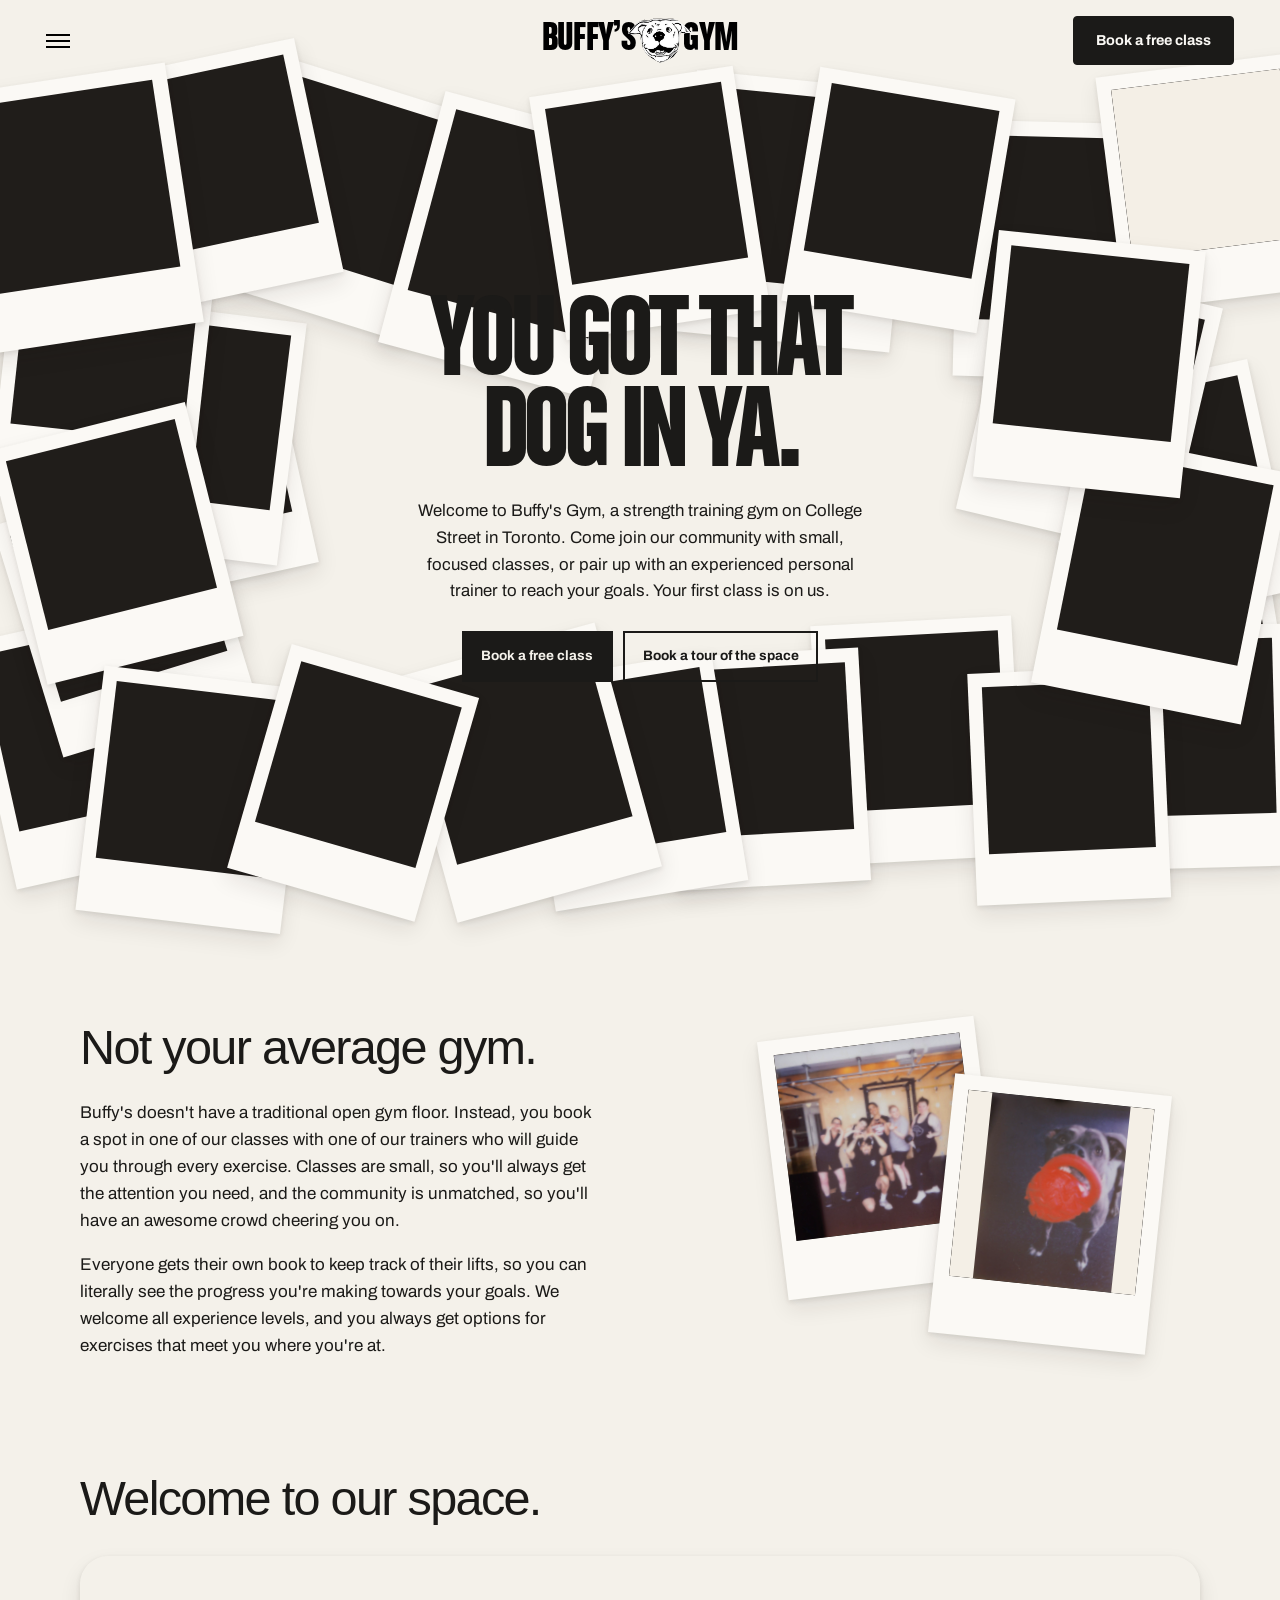
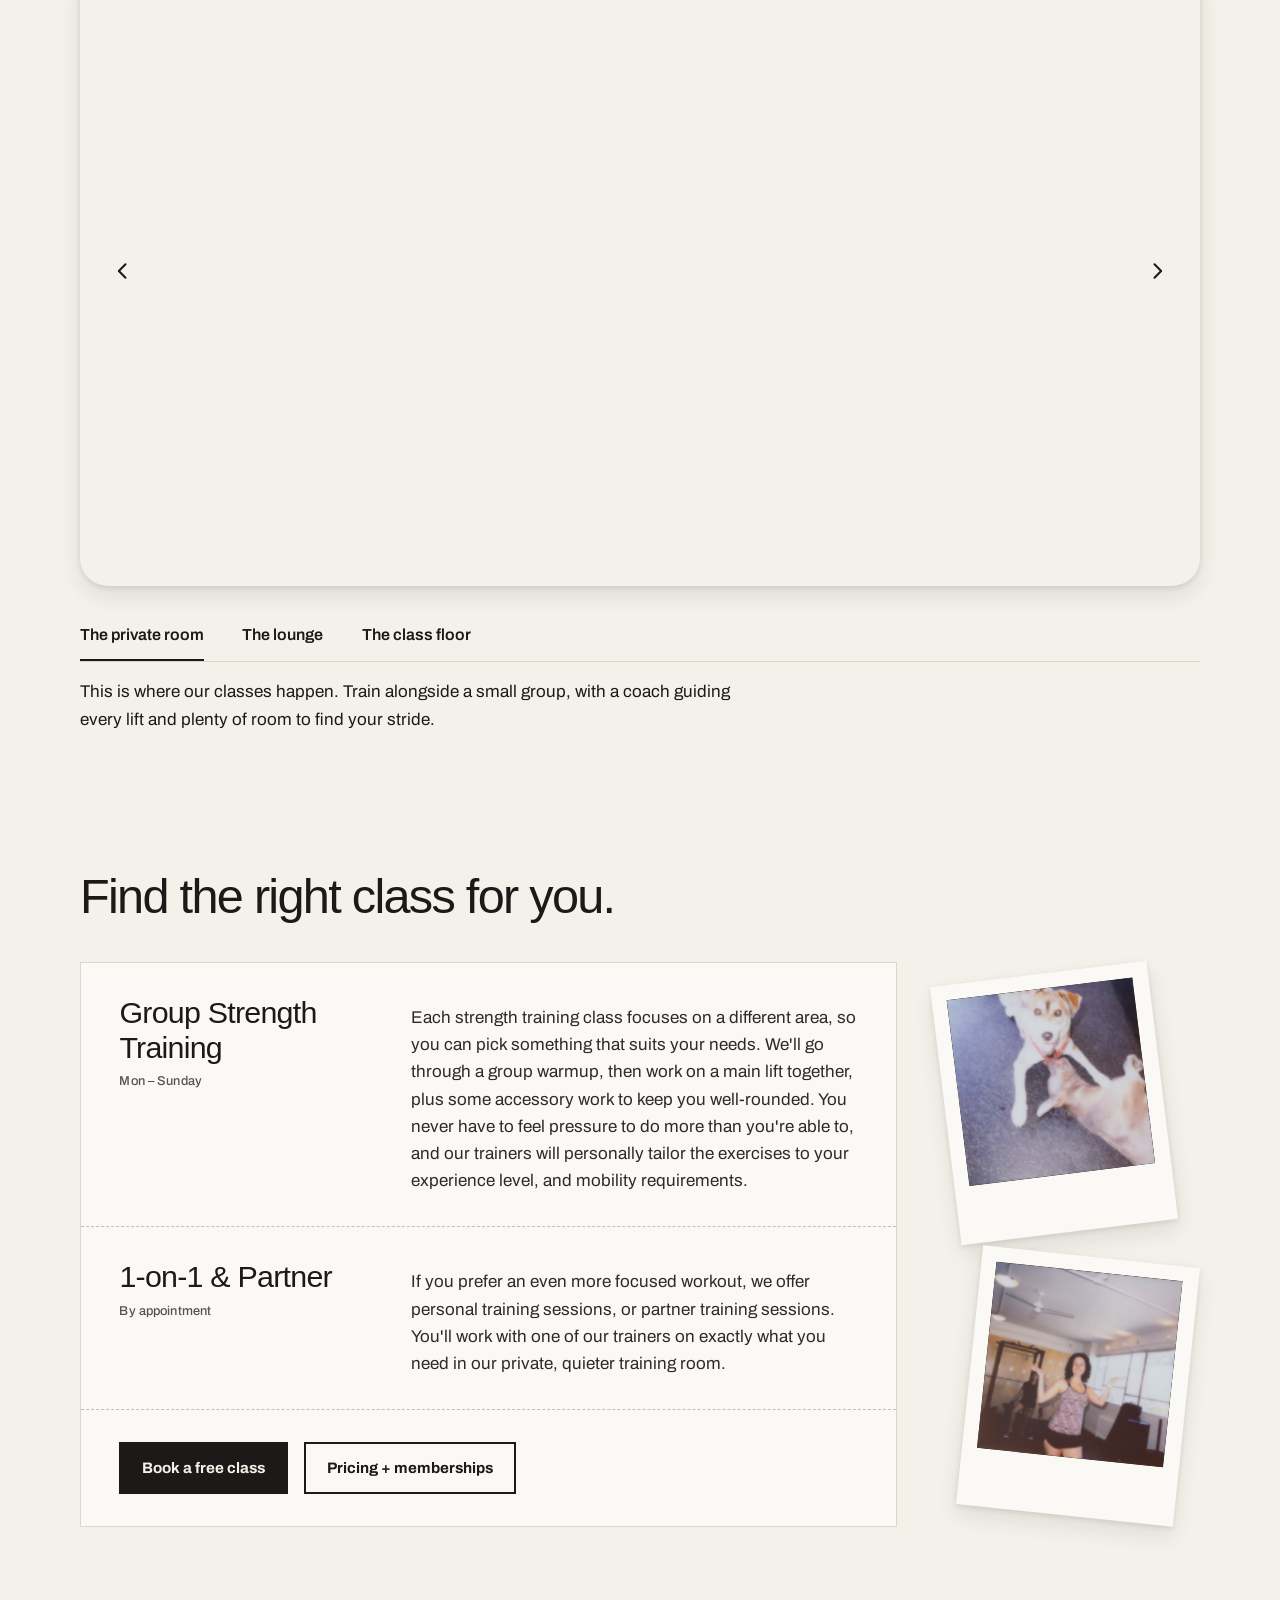
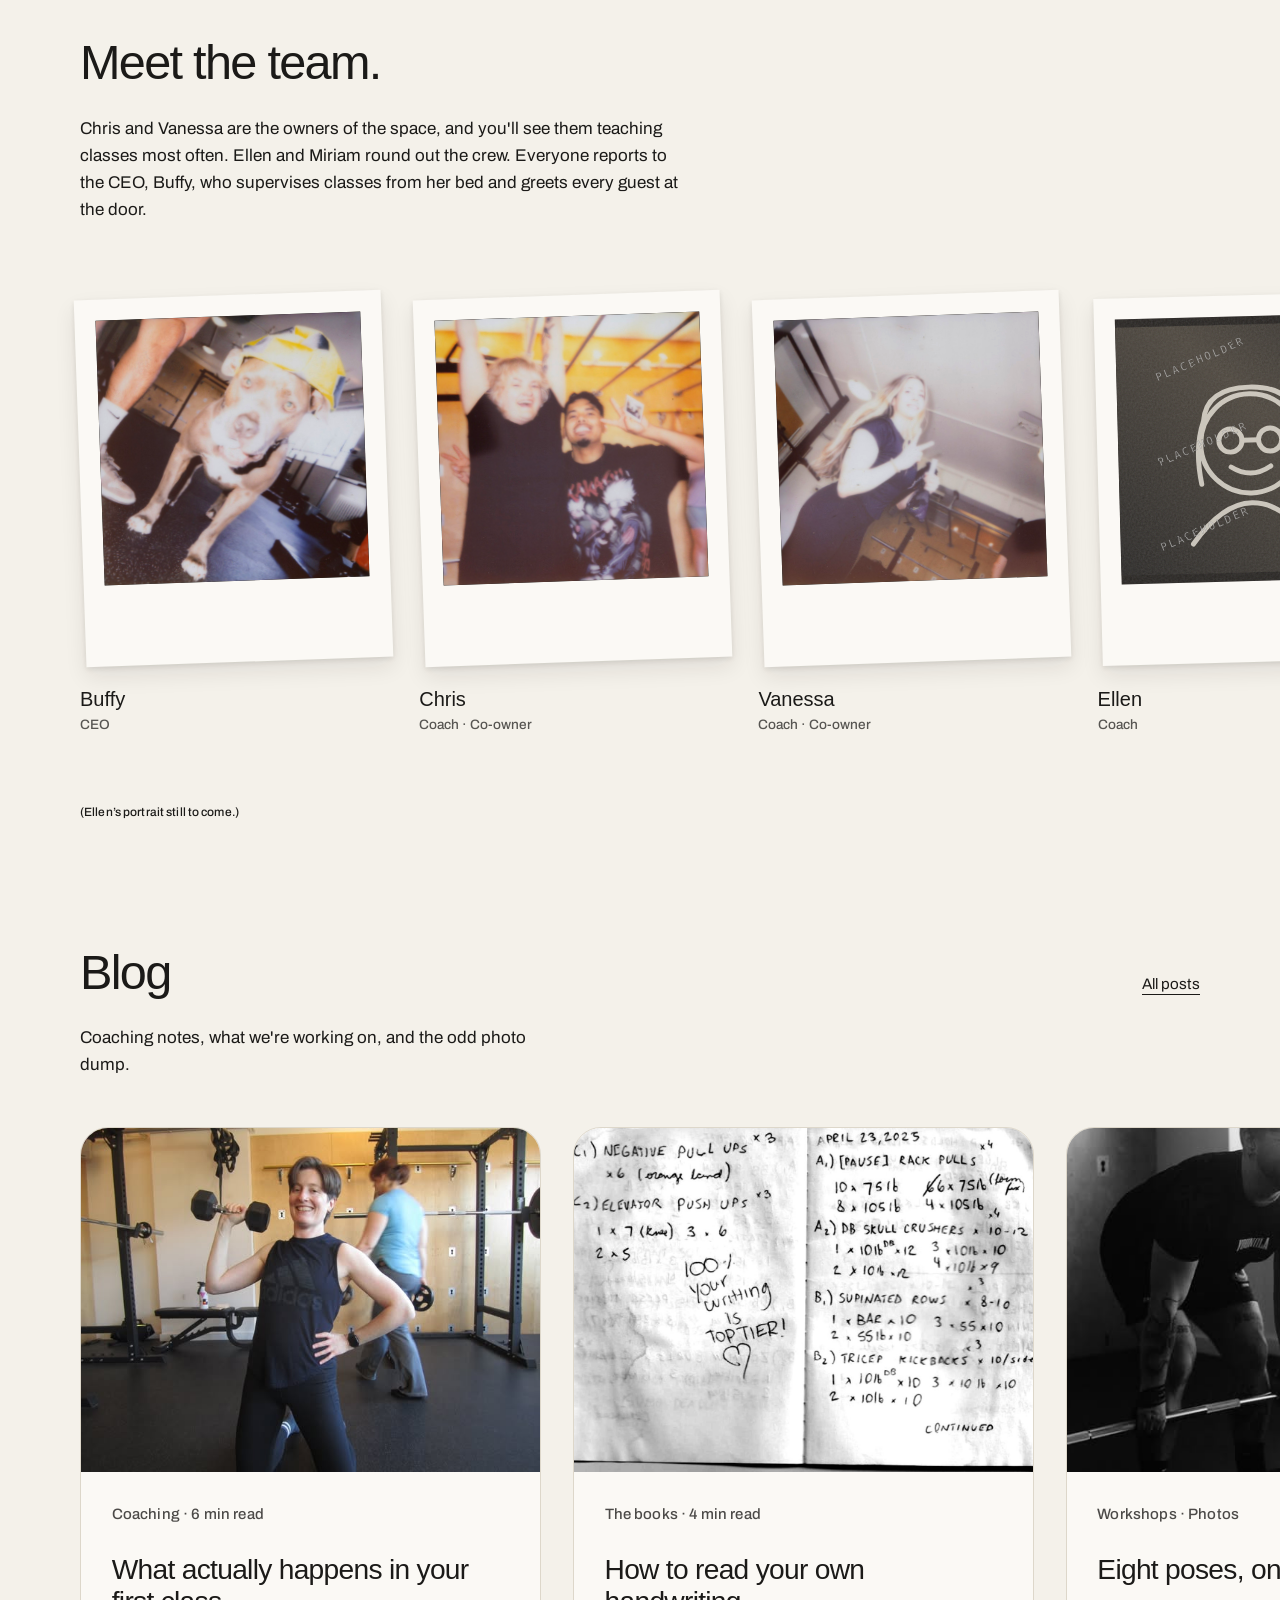
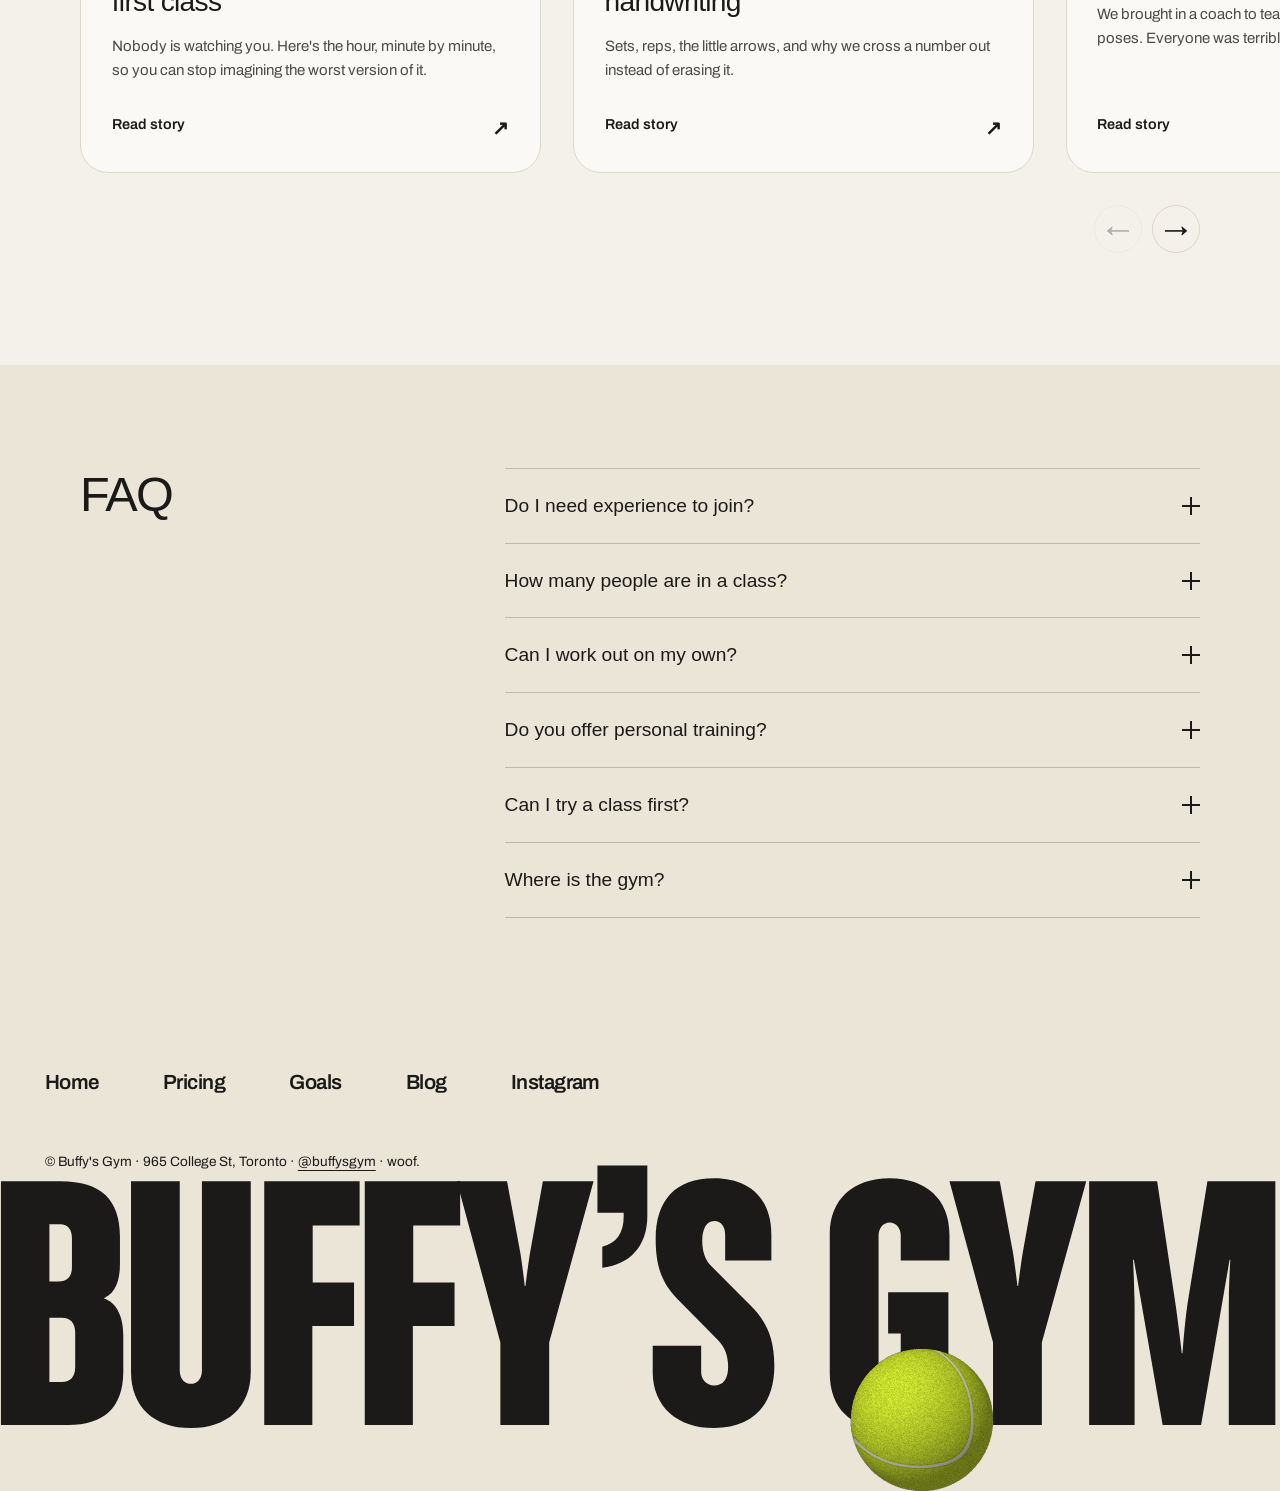
<file: index.html>
<!DOCTYPE html>
<html lang="en">
<head>
  <meta charset="UTF-8" />
  <meta name="viewport" content="width=device-width, initial-scale=1.0" />
  <title>Buffy's Gym — Small-class strength training on College St, Toronto</title>
  <meta name="description" content="Buffy's Gym is a small-class strength gym in Toronto. Coached classes, zero ego, one very good dog. You got that dog in ya." />
  <meta property="og:type" content="website" />
  <meta property="og:title" content="Buffy's Gym — small-class strength training, Toronto" />
  <meta property="og:description" content="Coached classes, zero ego, one very good dog. 965 College St. You got that dog in ya." />
  <meta property="og:url" content="https://www.buffysgym.com" />

  <meta name="twitter:card" content="summary" />
  <link rel="icon" href="data:image/svg+xml,<svg xmlns='http://www.w3.org/2000/svg' viewBox='0 0 100 100'><text y='.9em' font-size='90'>🐾</text></svg>" />
  <link rel="stylesheet" href="fonts-inline.css" />
  <link rel="stylesheet" href="styles.css?v=e3a4bbb9be" />
  <script>document.documentElement.classList.add("js");</script>

<script>
!function(f,b,e,v,n,t,s)
{if(f.fbq)return;n=f.fbq=function(){n.callMethod?
n.callMethod.apply(n,arguments):n.queue.push(arguments)};
if(!f._fbq)f._fbq=n;n.push=n;n.loaded=!0;n.version='2.0';
n.queue=[];t=b.createElement(e);t.async=!0;
t.src=v;s=b.getElementsByTagName(e)[0];
s.parentNode.insertBefore(t,s)}(window, document,'script',
'https://connect.facebook.net/en_US/fbevents.js');
fbq('init', '29647713458168837');
fbq('track', 'PageView');
</script>

<meta name="robots" content="noindex, nofollow"></head>
<body id="top"><noscript><img height="1" width="1" style="display:none" src="https://www.facebook.com/tr?id=29647713458168837&amp;ev=PageView&amp;noscript=1" alt=""></noscript>

  <svg class="defs" aria-hidden="true" focusable="false">
    <defs>
      <filter id="grain">
        <feTurbulence type="fractalNoise" baseFrequency="0.9" numOctaves="2" stitchTiles="stitch" />
        <feColorMatrix type="matrix" values="0 0 0 0 0.5  0 0 0 0 0.5  0 0 0 0 0.5  0 0 0 0.55 0" />
      </filter>
      <linearGradient id="ph-a" x1="0" y1="0" x2="1" y2="1">
        <stop offset="0" stop-color="#3a3733" />
        <stop offset="0.55" stop-color="#211f1c" />
        <stop offset="1" stop-color="#4a453f" />
      </linearGradient>
      <linearGradient id="ph-b" x1="1" y1="0" x2="0" y2="1">
        <stop offset="0" stop-color="#57514a" />
        <stop offset="0.5" stop-color="#2b2825" />
        <stop offset="1" stop-color="#191715" />
      </linearGradient>
      <linearGradient id="ph-c" x1="0" y1="1" x2="1" y2="0">
        <stop offset="0" stop-color="#242220" />
        <stop offset="0.6" stop-color="#484138" />
        <stop offset="1" stop-color="#2c2926" />
      </linearGradient>

      <g id="portrait-chris" fill="none" stroke-linecap="round" stroke-linejoin="round">
        <circle cx="80" cy="72" r="30" />
        <path d="M52 60 Q56 40 80 40 Q104 40 108 60" />
        <path d="M58 44 L62 36 M70 40 L72 30 M84 40 L84 30 M96 42 L100 34" />
        <circle cx="69" cy="70" r="3" fill="currentColor" stroke="none" />
        <circle cx="91" cy="70" r="3" fill="currentColor" stroke="none" />
        <path d="M68 84 Q80 92 92 84" />
        <path d="M64 92 Q80 102 96 92 M66 96 L64 90 M96 90 L94 96" opacity="0.5" />
        <path d="M42 132 Q60 106 80 106 Q100 106 118 132" />
      </g>
      <g id="portrait-vanessa" fill="none" stroke-linecap="round" stroke-linejoin="round">
        <circle cx="80" cy="72" r="30" />
        <path d="M50 62 Q50 36 80 38 Q110 36 110 62" />
        <path d="M50 60 Q44 88 48 108 M110 60 Q116 88 112 108" />
        <circle cx="69" cy="70" r="3" fill="currentColor" stroke="none" />
        <circle cx="91" cy="70" r="3" fill="currentColor" stroke="none" />
        <path d="M68 84 Q80 93 92 84" />
        <path d="M44 132 Q62 108 80 108 Q98 108 116 132" />
      </g>
      <g id="portrait-ellen" fill="none" stroke-linecap="round" stroke-linejoin="round">
        <circle cx="80" cy="72" r="30" />
        <path d="M52 58 Q54 38 80 38 Q106 38 108 58 Q114 74 110 96 M52 58 Q46 74 50 96" />
        <circle cx="68" cy="70" r="7" />
        <circle cx="92" cy="70" r="7" />
        <path d="M75 70 L85 70" />
        <path d="M68 86 Q80 94 92 86" />
        <path d="M44 132 Q62 108 80 108 Q98 108 116 132" />
      </g>
      <g id="portrait-miriam" fill="none" stroke-linecap="round" stroke-linejoin="round">
        <circle cx="80" cy="74" r="29" />
        <circle cx="80" cy="38" r="11" />
        <path d="M53 62 Q58 46 72 44 M107 62 Q102 46 88 44" />
        <circle cx="69" cy="72" r="3" fill="currentColor" stroke="none" />
        <circle cx="91" cy="72" r="3" fill="currentColor" stroke="none" />
        <path d="M68 86 Q80 95 92 86" />
        <path d="M44 132 Q62 110 80 110 Q98 110 116 132" />
      </g>
    </defs>
  </svg>

  <a class="skip-link" href="#main">Skip to content</a>

    <header class="nav overlay-nav">
    <a class="nav-word" href="index.html" aria-label="Buffy’s Gym"><span data-copy="brand-name-01">Buffy’s</span><span class="nav-mascot" aria-hidden="true"><img src="brand/buffy-original.png" alt="" width="1500" height="1500" /></span><span data-copy="brand-name-02">Gym</span></a>

    <nav class="nav-links" aria-label="Main"><a href="index.html">Home</a><a href="pricing.html">Pricing</a><a href="goals.html">Goals</a><a href="blog.html">Blog</a></nav>

    <a class="btn btn-solid nav-book" href="https://momence.com/Buffy's-Gym/membership/Free-Class/404834" target="_blank" rel="noopener" data-copy="nav-07">Book a free class</a>
    <button class="menu-btn" type="button" aria-expanded="false" aria-controls="site-menu" aria-label="Open menu">
      <span class="menu-btn-label">Menu</span>
      <span class="menu-btn-bars" aria-hidden="true"><span></span><span></span><span></span></span>
    </button>
  </header>

  <nav class="menu" id="site-menu" aria-label="Site menu" hidden>
    <ul class="menu-list"><li><a href="index.html">Home</a></li><li><a href="pricing.html">Pricing</a></li><li><a href="goals.html">Goals</a></li><li><a href="blog.html">Blog</a></li></ul>
    <div class="menu-footer">
      <a class="btn btn-solid" href="https://momence.com/Buffy's-Gym/membership/Free-Class/404834" target="_blank" rel="noopener" data-copy="nav-15">Book a free class</a>
      <p class="mono">965 College St, Toronto · <a href="https://www.instagram.com/buffysgym/" target="_blank" rel="noopener" data-copy="nav-16">@buffysgym</a></p>
    </div>
  </nav>



  <main id="main">

    <section class="hero">
      <div id="polaroid-fan" class="polaroids" role="group" aria-label="Photos from the gym wall"></div>
      <div class="hero-copy">
      <h1 class="hero-title" data-reveal>
        <span class="line" data-copy="hero-01">You got that</span>
        <span class="line" data-copy="hero-02">dog in ya.</span>
      </h1>
      <p class="hero-sub" data-reveal data-copy="hero-03">Welcome to Buffy&#x27;s Gym, a strength training gym on College Street in Toronto. Come join our community with small, focused classes, or pair up with an experienced personal trainer to reach your goals. Your first class is on us.</p>
      <div class="hero-cta" data-reveal>
        <a class="btn btn-solid" href="https://momence.com/Buffy's-Gym/membership/Free-Class/404834" target="_blank" rel="noopener" data-copy="hero-04">Book a free class</a>

        <a class="btn btn-ghost" href="https://www.buffysgym.com" target="_blank" rel="noopener" data-copy="hero-05">Book a tour of the space</a>
      </div>

      </div>

    </section>


    <section class="vibe paper" id="vibe">
      <div class="wrap">
        <div class="vibe-intro">
          <div class="vibe-copy">
        <h2 data-reveal data-copy="vibe-01">Not your average gym.</h2>
        <div class="vibe-cols" data-reveal>
          <p data-copy="vibe-02">Buffy&#x27;s doesn&#x27;t have a traditional open gym floor. Instead, you book a spot in one of our classes with one of our trainers who will guide you through every exercise. Classes are small, so you&#x27;ll always get the attention you need, and the community is unmatched, so you&#x27;ll have an awesome crowd cheering you on.</p>
          <p data-copy="vibe-03">Everyone gets their own book to keep track of their lifts, so you can literally see the progress you&#x27;re making towards your goals. We welcome all experience levels, and you always get options for exercises that meet you where you&#x27;re at.</p>
        </div>
        </div>
          <div class="photo-pair vibe-photos">
            <figure class="polaroid square-print scattered-print" data-wall-photo="34" data-drag style="--rot: -7deg"><div class="photo actual-photo"></div></figure>
            <figure class="polaroid square-print scattered-print" data-wall-photo="44" data-drag style="--rot: 6deg"><div class="photo actual-photo"></div></figure>
          </div>
        </div>

      </div>
    </section>


    <section class="vitrine" id="room">
      <div class="wrap">
        <h2 data-reveal data-copy="room-01">Welcome to our space.</h2>
        <div class="room" data-reveal>


          <div class="room-stage">
            <div class="room-slide is-active" id="room-private" role="tabpanel" aria-labelledby="tab-private" data-room="The private room">
              <video class="room-scene" autoplay muted loop playsinline preload="auto" aria-label="A tour of the private training room" disablepictureinpicture disableremoteplayback>
                <source src="assets/client/private-room.mp4" type="video/mp4" />
              </video>
            </div>
            <div class="room-slide" id="room-lounge" role="tabpanel" aria-labelledby="tab-lounge" data-room="The lounge" hidden>
              <img class="room-scene" src="assets/client/lounge-november.jpg" alt="The lounge with Buffy's Gym mural, leather sofa, plants and glass coffee table" />
            </div>
            <div class="room-slide" id="room-floor" role="tabpanel" aria-labelledby="tab-floor" data-room="The class floor" hidden>
              <img class="room-scene" src="assets/raw/10-may06-photo.jpg" loading="lazy" alt="The class floor: squat racks along the walls, a member mid-set" />
            </div>
          </div>

          <button class="room-arrow room-prev" type="button" aria-label="Previous room">
            <svg viewBox="0 0 24 24" aria-hidden="true"><path d="M15 4 L7 12 L15 20" /></svg>
          </button>
          <button class="room-arrow room-next" type="button" aria-label="Next room">
            <svg viewBox="0 0 24 24" aria-hidden="true"><path d="M9 4 L17 12 L9 20" /></svg>
          </button>
        </div>

        <div class="room-tabs" role="tablist" aria-label="Rooms" data-reveal>
          <button role="tab" id="tab-private" aria-controls="room-private" aria-selected="true" type="button" data-copy="room-04">The private room</button>
          <button role="tab" id="tab-lounge" aria-controls="room-lounge" aria-selected="false" tabindex="-1" type="button" data-copy="room-02">The lounge</button>
          <button role="tab" id="tab-floor" aria-controls="room-floor" aria-selected="false" tabindex="-1" type="button" data-copy="room-03">The class floor</button>
        </div>
        <div class="room-description" aria-live="polite"><p data-room-description="0" data-copy="room-07">This is where our classes happen. Train alongside a small group, with a coach guiding every lift and plenty of room to find your stride.</p><p data-room-description="1" hidden data-copy="room-05">Our spacious entrance area is a great place to relax before or after your class. Grab a drink from the fridge and cool down, or just chill out while you make your next move.</p><p data-room-description="2" hidden data-copy="room-06">The class floor.</p></div>
      </div>
    </section>


    <section class="classes" id="classes">
      <div class="wrap">
        <h2 data-reveal data-copy="classes-01">Find the right class for you.</h2>
        <div class="classes-layout">
        <div class="board" data-reveal>
          <div class="board-row">
            <div class="board-name">
              <h3 data-copy="classes-02">Group Strength Training</h3>
              <p class="mono" data-copy="classes-03">Mon – Sunday</p>
            </div>
            <p class="board-desc" data-copy="classes-04">Each strength training class focuses on a different area, so you can pick something that suits your needs. We&#x27;ll go through a group warmup, then work on a main lift together, plus some accessory work to keep you well-rounded. You never have to feel pressure to do more than you&#x27;re able to, and our trainers will personally tailor the exercises to your experience level, and mobility requirements. </p>
          </div>
          <div class="board-row">
            <div class="board-name">
              <h3 data-copy="classes-08">1-on-1 &amp; Partner</h3>
              <p class="mono" data-copy="classes-09">By appointment</p>
            </div>
            <p class="board-desc" data-copy="classes-10">If you prefer an even more focused workout, we offer personal training sessions, or partner training sessions. You&#x27;ll work with one of our trainers on exactly what you need in our private, quieter training room.</p>
          </div>
          <div class="board-cta">
            <a class="btn btn-solid" href="https://momence.com/Buffy's-Gym/membership/Free-Class/404834" target="_blank" rel="noopener" data-copy="classes-11">Book a free class</a>

            <a class="btn btn-ghost" href="pricing.html" data-copy="classes-12">Pricing + memberships</a>
          </div>
        </div>
          <div class="photo-pair class-photos">
            <figure class="polaroid square-print scattered-print" data-wall-photo="21" data-drag style="--rot: -7deg"><div class="photo actual-photo"></div></figure>
            <figure class="polaroid square-print scattered-print" data-wall-photo="17" data-drag style="--rot: 6deg"><div class="photo actual-photo"></div></figure>
          </div>
        </div>
      </div>
    </section>





    <section class="team" id="team">
      <div class="wrap">
        <h2 data-reveal data-copy="team-01">Meet the team.</h2>
        <p class="team-intro" data-reveal data-copy="team-02">Chris and Vanessa are the owners of the space, and you&#x27;ll see them teaching classes most often. Ellen and Miriam round out the crew. Everyone reports to the CEO, Buffy, who supervises classes from her bed and greets every guest at the door.</p>
      </div>
      <div class="team-grid" data-scroll-rail role="region" aria-label="Meet the team — scroll horizontally" tabindex="0">
          <figure class="team-card" data-reveal>
            <div class="polaroid team-print square-print" id="team-buffy" style="--rot: -2deg"><div class="photo actual-photo"><img src="assets/Actual/Selected/scan-8-photo-06.jpg" alt="Buffy at Buffy's Gym" width="800" height="800" loading="lazy" /></div></div>
            <figcaption><span class="team-name" data-copy="team-12">Buffy</span> <span class="mono" data-copy="team-13">CEO</span></figcaption>
          </figure>
          <figure class="team-card" data-reveal>
            <div class="polaroid team-print square-print" id="team-chris" style="--rot: -2deg"><div class="photo actual-photo"><img src="assets/Actual/Selected/scan-5-photo-01.jpg" alt="Chris at Buffy's Gym" width="800" height="800" loading="lazy" /></div></div>
            <figcaption><span class="team-name" data-copy="team-03">Chris</span> <span class="mono" data-copy="team-04">Coach · Co-owner</span></figcaption>
          </figure>
          <figure class="team-card" data-reveal>
            <div class="polaroid team-print square-print" id="team-vanessa" style="--rot: -2deg"><div class="photo actual-photo"><img src="assets/Actual/Selected/scan-17-photo-06.jpg" alt="Vanessa at Buffy's Gym" width="800" height="800" loading="lazy" /></div></div>
            <figcaption><span class="team-name" data-copy="team-05">Vanessa</span> <span class="mono" data-copy="team-06">Coach · Co-owner</span></figcaption>
          </figure>
          <figure class="team-card" data-reveal>
            <div class="polaroid team-print" style="--rot: -1.5deg"><div class="photo">
              <svg viewBox="0 0 160 150" role="img" aria-label="Sketch portrait of Ellen">
                <rect width="160" height="150" fill="url(#ph-c)" />
                <use href="#portrait-ellen" class="chalk" />
                <rect width="160" height="150" filter="url(#grain)" opacity="0.35" />
              </svg>
            </div></div>
            <figcaption><span class="team-name" data-copy="team-07">Ellen</span> <span class="mono" data-copy="team-08">Coach</span></figcaption>
          </figure>
          <figure class="team-card" data-reveal>
            <div class="polaroid team-print square-print" id="team-miriam" style="--rot: -2deg"><div class="photo actual-photo"><img src="assets/Actual/Selected/scan-14-photo-06.jpg" alt="Miriam at Buffy's Gym" width="800" height="800" loading="lazy" /></div></div>
            <figcaption><span class="team-name" data-copy="team-09">Miriam</span> <span class="mono" data-copy="team-10">Coach</span></figcaption>
          </figure>
        </div>
      <div class="wrap">
        <p class="team-note mono" data-reveal data-copy="team-11">(Ellen’s portrait still to come.)</p>
      </div>
    </section>



    <section class="journal" id="journal">
      <div class="wrap">
        <div class="section-heading"><h2 data-reveal data-copy="journal-01">Blog</h2><a href="blog.html" class="text-link" data-copy="journal-02">All posts</a></div>
        <p class="journal-intro" data-reveal data-copy="journal-03">
          Coaching notes, what we're working on, and the odd photo dump.
        </p>
        </div>
      <div class="posts journal-rail" id="journal-rail" data-scroll-rail role="region" aria-label="Blog posts — scroll horizontally" tabindex="0">
          <article class="post" data-reveal>
            <a href="article.html?post=your-first-class">
              <div class="post-shot"><img src="assets/raw/10-may06-photo.jpg" alt="A class mid-session on the gym floor" loading="lazy" /></div>
              <div class="post-content"><p class="post-meta mono" data-copy="journal-04">Coaching · 6 min read</p>
              <h3 data-copy="journal-05">What actually happens in your first class</h3>
              <p data-copy="journal-06">Nobody is watching you. Here's the hour, minute by minute, so you can stop imagining the worst version of it.</p>
              <span class="post-read">Read story <span aria-hidden="true">↗</span></span>
              </div>
            </a>
          </article>
          <article class="post" data-reveal>
            <a href="article.html?post=reading-your-book">
              <div class="post-shot"><img src="assets/books/p2.jpg" alt="A book spread with a coach's note written in the margin" loading="lazy" /></div>
              <div class="post-content"><p class="post-meta mono" data-copy="journal-07">The books · 4 min read</p>
              <h3 data-copy="journal-08">How to read your own handwriting</h3>
              <p data-copy="journal-09">Sets, reps, the little arrows, and why we cross a number out instead of erasing it.</p>
              <span class="post-read">Read story <span aria-hidden="true">↗</span></span>
              </div>
            </a>
          </article>
          <article class="post" data-reveal>
            <a href="article.html?post=eight-poses">
              <div class="post-shot"><img src="assets/raw/02-feb03-photo.jpg" alt="Members posing together after a workshop" loading="lazy" /></div>
              <div class="post-content"><p class="post-meta mono" data-copy="journal-10">Workshops · Photos</p>
              <h3 data-copy="journal-11">Eight poses, one Saturday</h3>
              <p data-copy="journal-12">We brought in a coach to teach the classic bodybuilding poses. Everyone was terrible, then everyone was excellent.</p>
              <span class="post-read">Read story <span aria-hidden="true">↗</span></span>
              </div>
            </a>
          </article>
      </div>
      <div class="wrap rail-controls" aria-label="Browse blog posts">
        <button type="button" data-rail-step="-1" aria-controls="journal-rail" aria-label="Previous blog post">←</button>
        <button type="button" data-rail-step="1" aria-controls="journal-rail" aria-label="Next blog post">→</button>
      </div>
    </section>


    <section class="faq" id="faq" aria-labelledby="faq-heading">
      <div class="wrap faq-layout">
        <h2 id="faq-heading" data-copy="faq-heading">FAQ</h2>
        <div class="faq-list">
          <details class="faq-item">
            <summary><span data-copy="faq-q01">Do I need experience to join?</span><span class="faq-toggle" aria-hidden="true"></span></summary>
            <div class="faq-answer"><p data-copy="faq-a01">No. We welcome all experience levels. Your coach will guide you through the exercises and adapt them to your experience and mobility.</p></div>
          </details>
          <details class="faq-item">
            <summary><span data-copy="faq-q02">How many people are in a class?</span><span class="faq-toggle" aria-hidden="true"></span></summary>
            <div class="faq-answer"><p data-copy="faq-a02">Classes have a maximum of 10 people, so your coach can give you individual attention.</p></div>
          </details>
          <details class="faq-item">
            <summary><span data-copy="faq-q03">Can I work out on my own?</span><span class="faq-toggle" aria-hidden="true"></span></summary>
            <div class="faq-answer"><p data-copy="faq-a03">We don’t have a traditional open gym floor. Training is coached, through group classes, personal training or partner sessions.</p></div>
          </details>
          <details class="faq-item">
            <summary><span data-copy="faq-q04">Do you offer personal training?</span><span class="faq-toggle" aria-hidden="true"></span></summary>
            <div class="faq-answer"><p data-copy="faq-a04">Yes. We offer one-on-one and partner training in our private training room, with sessions tailored to your goals.</p></div>
          </details>
          <details class="faq-item">
            <summary><span data-copy="faq-q05">Can I try a class first?</span><span class="faq-toggle" aria-hidden="true"></span></summary>
            <div class="faq-answer"><p data-copy="faq-a05">Yes — your first class is on us. Use the ‘Book a free class’ link to get started.</p></div>
          </details>
          <details class="faq-item">
            <summary><span data-copy="faq-q06">Where is the gym?</span><span class="faq-toggle" aria-hidden="true"></span></summary>
            <div class="faq-answer"><p data-copy="faq-a06">You’ll find us at 965 College Street in Toronto.</p></div>
          </details>
        </div>
      </div>
    </section>
  </main>

  <nav class="site-map" aria-label="Sitemap"><div class="sitemap-links"><a href="index.html">Home</a><a href="pricing.html">Pricing</a><a href="goals.html">Goals</a><a href="blog.html">Blog</a><a href="https://www.instagram.com/buffysgym/">Instagram</a></div></nav><footer class="footer footer-masthead" id="footer">
    <div class="footer-meta">
      <p><span class="footer-copy" data-copy="nav-17">© Buffy's Gym · 965 College St, Toronto · </span><a href="https://www.instagram.com/buffysgym/" target="_blank" rel="noopener" data-copy="nav-18">@buffysgym</a><span class="footer-copy" data-copy="nav-19"> · woof.</span></p>
    </div>
    <div class="footer-playground">
    <p class="footer-wordmark" data-copy="footer-brand">BUFFY’S GYM</p>

  <div class="ball-layer">
    <img class="fetcher" src="assets/cut/head4.png" alt="" aria-hidden="true" />
    <button class="ball" type="button" aria-label="Tennis ball. Drag and release to throw, or press an arrow key to roll." title="Drag and throw Buffy's ball"><canvas width="256" height="256" aria-hidden="true"></canvas></button>
    <div class="ball-controls">
      <button class="ball-tilt" type="button" hidden aria-pressed="false">Tilt to roll</button>
    </div>
    <span class="ball-status sr-only" role="status"></span>
  </div>
    </div>
  </footer>


  <script src="review.js?v=ab5bd669b5"></script>
  <script src="app.js?v=04ba2d838f"></script>
  <script src="copy-editor.js"></script>
<script src="scan-treatment.js"></script>
<script src="navigation.js"></script></body>
</html>
</file>
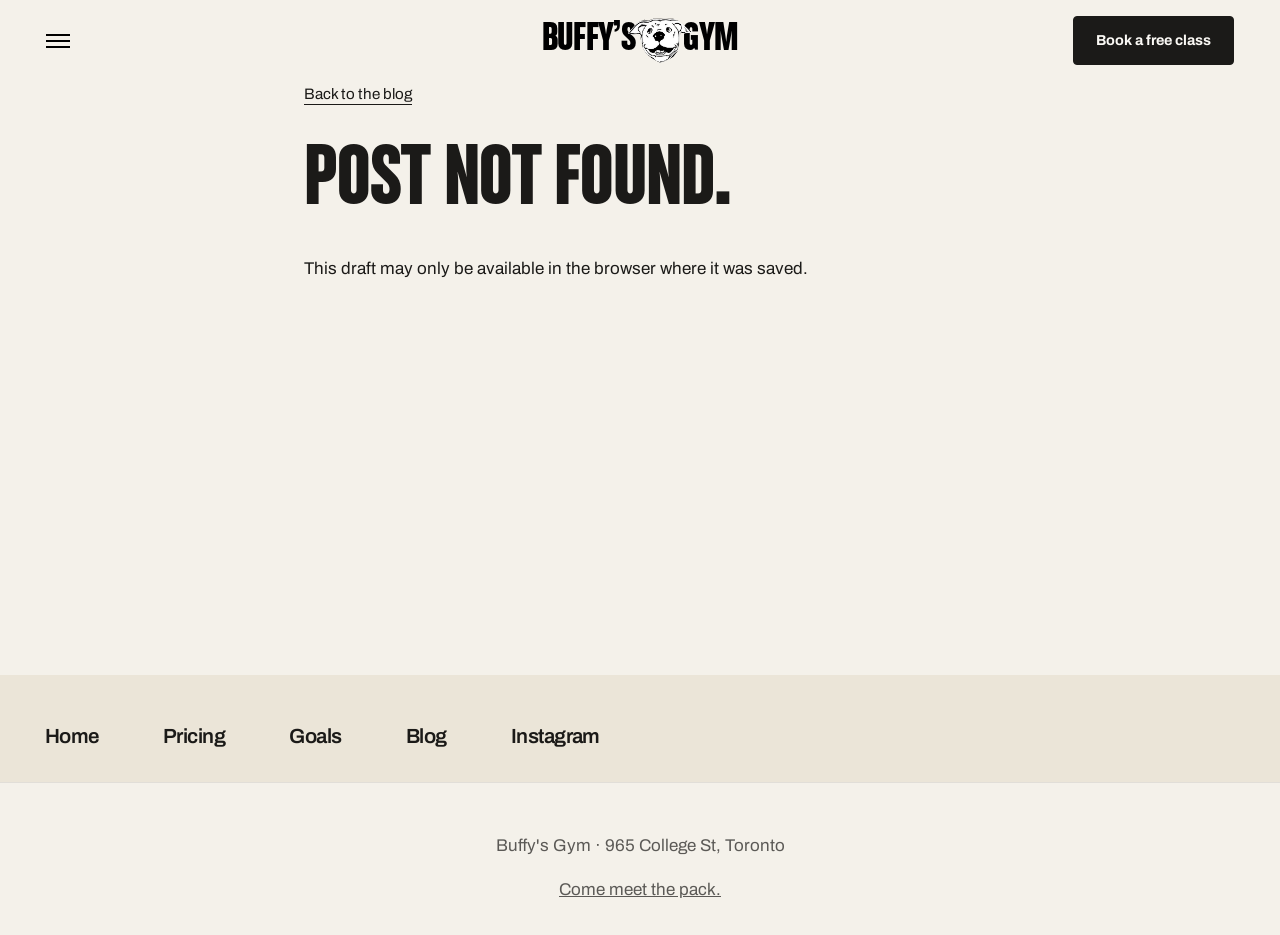
<file: article.html>
<!DOCTYPE html><html lang="en"><head><meta charset="UTF-8"><meta name="viewport" content="width=device-width, initial-scale=1"><title>Blog · Buffy's Gym</title><link rel="stylesheet" href="fonts-inline.css"><link rel="stylesheet" href="styles.css?v=e3a4bbb9be"><link rel="stylesheet" href="pages.css">
<script>
!function(f,b,e,v,n,t,s)
{if(f.fbq)return;n=f.fbq=function(){n.callMethod?
n.callMethod.apply(n,arguments):n.queue.push(arguments)};
if(!f._fbq)f._fbq=n;n.push=n;n.loaded=!0;n.version='2.0';
n.queue=[];t=b.createElement(e);t.async=!0;
t.src=v;s=b.getElementsByTagName(e)[0];
s.parentNode.insertBefore(t,s)}(window, document,'script',
'https://connect.facebook.net/en_US/fbevents.js');
fbq('init', '29647713458168837');
fbq('track', 'PageView');
</script>

<meta name="robots" content="noindex, nofollow"></head><body><noscript><img height="1" width="1" style="display:none" src="https://www.facebook.com/tr?id=29647713458168837&amp;ev=PageView&amp;noscript=1" alt=""></noscript>
 <a href="#main" class="skip-link">Skip to content</a>
   <header class="nav overlay-nav">
    <a class="nav-word" href="index.html" aria-label="Buffy’s Gym"><span data-copy="brand-name-01">Buffy’s</span><span class="nav-mascot" aria-hidden="true"><img src="brand/buffy-original.png" alt="" width="1500" height="1500" /></span><span data-copy="brand-name-02">Gym</span></a>

    <nav class="nav-links" aria-label="Main"><a href="index.html">Home</a><a href="pricing.html">Pricing</a><a href="goals.html">Goals</a><a href="blog.html">Blog</a></nav>

    <a class="btn btn-solid nav-book" href="https://momence.com/Buffy's-Gym/membership/Free-Class/404834" target="_blank" rel="noopener" data-copy="nav-07">Book a free class</a>
    <button class="menu-btn" type="button" aria-expanded="false" aria-controls="site-menu" aria-label="Open menu">
      <span class="menu-btn-label">Menu</span>
      <span class="menu-btn-bars" aria-hidden="true"><span></span><span></span><span></span></span>
    </button>
  </header>

  <nav class="menu" id="site-menu" aria-label="Site menu" hidden>
    <ul class="menu-list"><li><a href="index.html">Home</a></li><li><a href="pricing.html">Pricing</a></li><li><a href="goals.html">Goals</a></li><li><a href="blog.html">Blog</a></li></ul>
    <div class="menu-footer">
      <a class="btn btn-solid" href="https://momence.com/Buffy's-Gym/membership/Free-Class/404834" target="_blank" rel="noopener" data-copy="nav-15">Book a free class</a>
      <p class="mono">965 College St, Toronto · <a href="https://www.instagram.com/buffysgym/" target="_blank" rel="noopener" data-copy="nav-16">@buffysgym</a></p>
    </div>
  </nav>

<main id="main" class="page-main"><article class="wrap article"><a class="text-link" href="blog.html">Back to the blog</a><div id="article-content"></div></article></main>
 <nav class="site-map" aria-label="Sitemap"><div class="sitemap-links"><a href="index.html">Home</a><a href="pricing.html">Pricing</a><a href="goals.html">Goals</a><a href="blog.html">Blog</a><a href="https://www.instagram.com/buffysgym/">Instagram</a></div></nav><footer class="footer"><p>Buffy's Gym · 965 College St, Toronto</p><a href="index.html#visit">Come meet the pack.</a></footer>
 <script src="review.js?v=ab5bd669b5"></script><script src="blog.js"></script><script src="scan-treatment.js"></script>
<script src="navigation.js"></script></body></html>
</file>
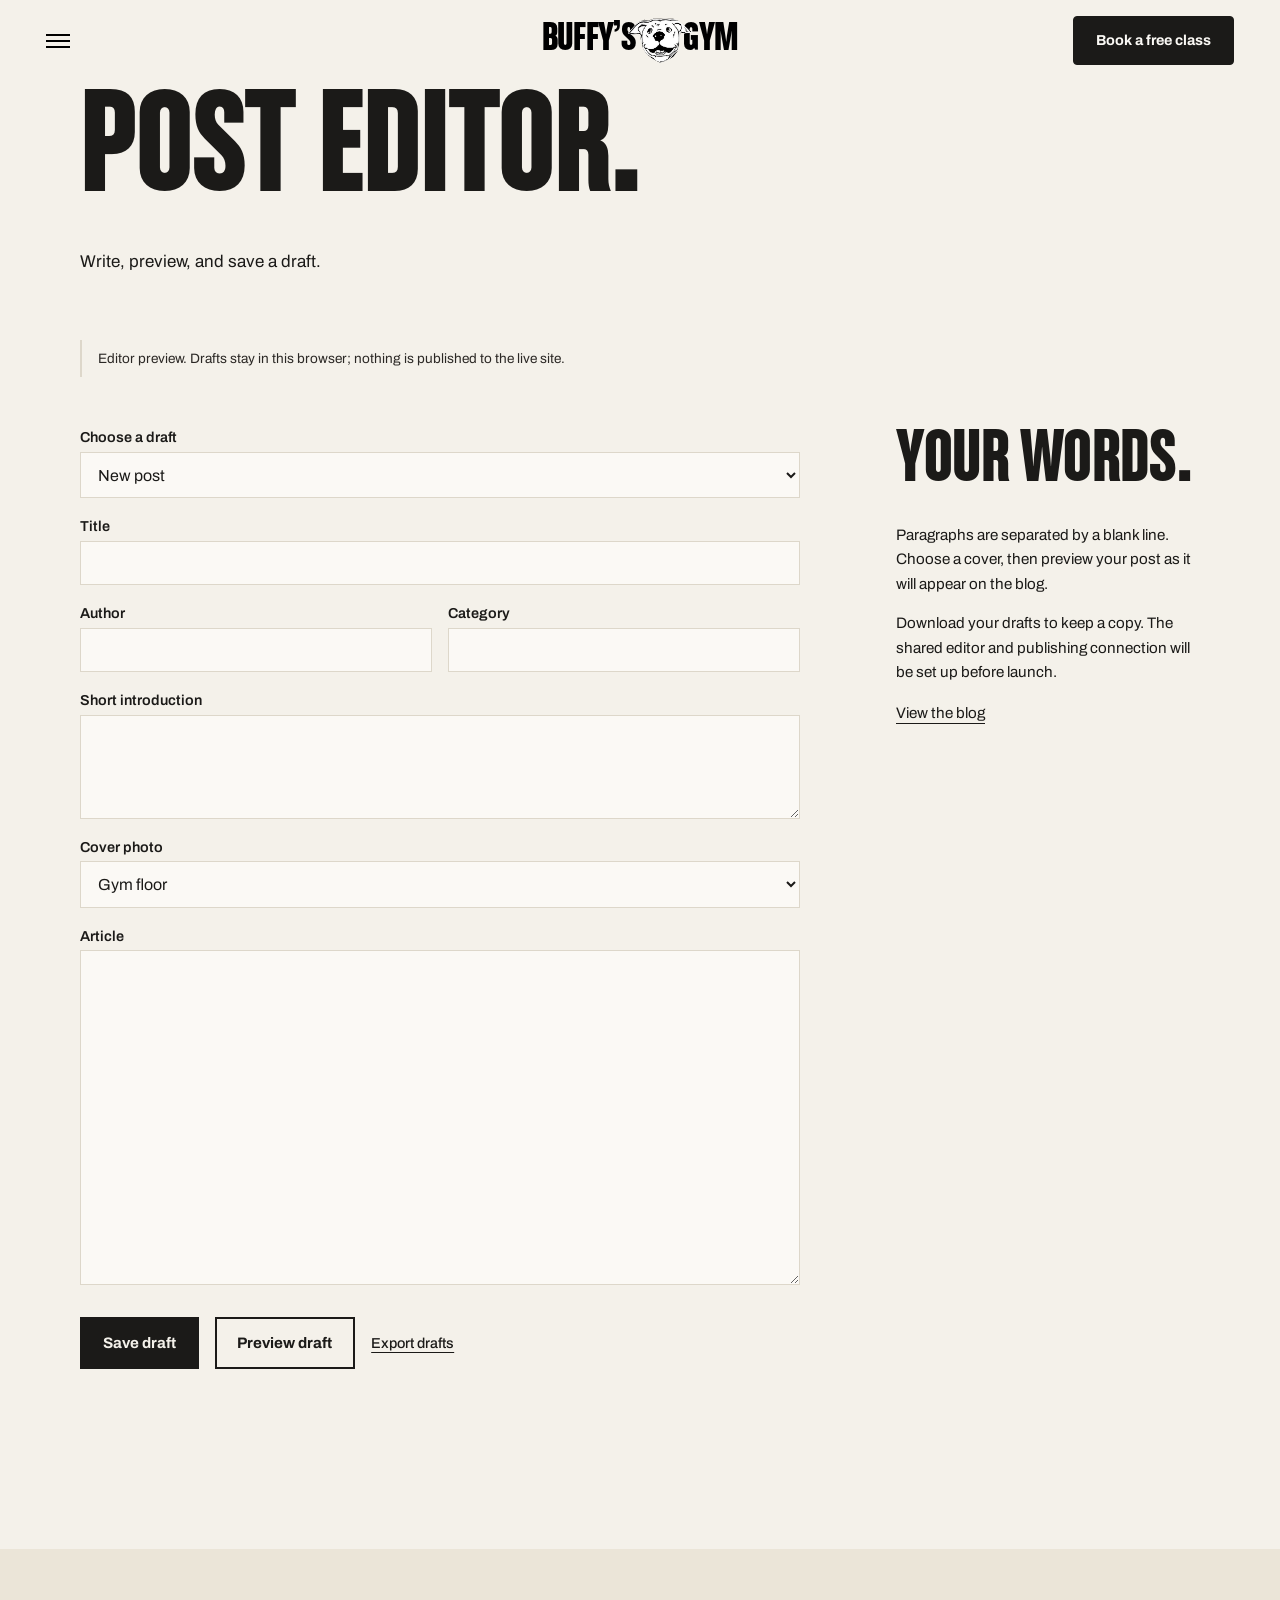
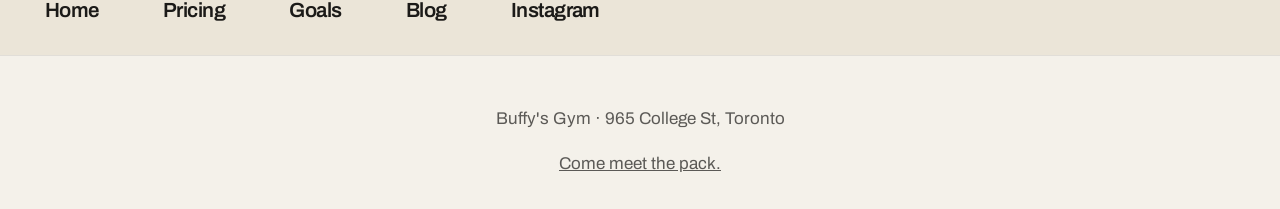
<file: blog-editor.html>
<!DOCTYPE html><html lang="en"><head><meta charset="UTF-8"><meta name="viewport" content="width=device-width, initial-scale=1"><title>Post editor · Buffy's Gym</title><link rel="stylesheet" href="fonts-inline.css"><link rel="stylesheet" href="styles.css?v=e3a4bbb9be"><link rel="stylesheet" href="pages.css">
<script>
!function(f,b,e,v,n,t,s)
{if(f.fbq)return;n=f.fbq=function(){n.callMethod?
n.callMethod.apply(n,arguments):n.queue.push(arguments)};
if(!f._fbq)f._fbq=n;n.push=n;n.loaded=!0;n.version='2.0';
n.queue=[];t=b.createElement(e);t.async=!0;
t.src=v;s=b.getElementsByTagName(e)[0];
s.parentNode.insertBefore(t,s)}(window, document,'script',
'https://connect.facebook.net/en_US/fbevents.js');
fbq('init', '29647713458168837');
fbq('track', 'PageView');
</script>

<meta name="robots" content="noindex, nofollow"></head><body><noscript><img height="1" width="1" style="display:none" src="https://www.facebook.com/tr?id=29647713458168837&amp;ev=PageView&amp;noscript=1" alt=""></noscript>
 <a href="#main" class="skip-link">Skip to content</a>
   <header class="nav overlay-nav">
    <a class="nav-word" href="index.html" aria-label="Buffy’s Gym"><span data-copy="brand-name-01">Buffy’s</span><span class="nav-mascot" aria-hidden="true"><img src="brand/buffy-original.png" alt="" width="1500" height="1500" /></span><span data-copy="brand-name-02">Gym</span></a>

    <nav class="nav-links" aria-label="Main"><a href="index.html">Home</a><a href="pricing.html">Pricing</a><a href="goals.html">Goals</a><a href="blog.html">Blog</a></nav>

    <a class="btn btn-solid nav-book" href="https://momence.com/Buffy's-Gym/membership/Free-Class/404834" target="_blank" rel="noopener" data-copy="nav-07">Book a free class</a>
    <button class="menu-btn" type="button" aria-expanded="false" aria-controls="site-menu" aria-label="Open menu">
      <span class="menu-btn-label">Menu</span>
      <span class="menu-btn-bars" aria-hidden="true"><span></span><span></span><span></span></span>
    </button>
  </header>

  <nav class="menu" id="site-menu" aria-label="Site menu" hidden>
    <ul class="menu-list"><li><a href="index.html">Home</a></li><li><a href="pricing.html">Pricing</a></li><li><a href="goals.html">Goals</a></li><li><a href="blog.html">Blog</a></li></ul>
    <div class="menu-footer">
      <a class="btn btn-solid" href="https://momence.com/Buffy's-Gym/membership/Free-Class/404834" target="_blank" rel="noopener" data-copy="nav-15">Book a free class</a>
      <p class="mono">965 College St, Toronto · <a href="https://www.instagram.com/buffysgym/" target="_blank" rel="noopener" data-copy="nav-16">@buffysgym</a></p>
    </div>
  </nav>

<main id="main" class="page-main"><div class="wrap"><div class="page-intro"><h1>Post editor.</h1><p>Write, preview, and save a draft.</p></div><p class="preview-note">Editor preview. Drafts stay in this browser; nothing is published to the live site.</p><div class="editor-layout"><form class="editor-form" id="post-form"><label for="post-choice">Choose a draft</label><select id="post-choice"><option value="">New post</option></select><label for="post-title">Title</label><input id="post-title" required maxlength="150"><div class="form-row"><div><label for="post-author">Author</label><input id="post-author" maxlength="80"></div><div><label for="post-category">Category</label><input id="post-category" maxlength="50"></div></div><label for="post-excerpt">Short introduction</label><textarea id="post-excerpt" rows="3" maxlength="400" style="min-height:6rem"></textarea><label for="post-cover">Cover photo</label><select id="post-cover"><option value="0">Gym floor</option><option value="1">Training book</option><option value="2">After class</option></select><label for="post-body">Article</label><textarea id="post-body" rows="12" required maxlength="50000"></textarea><div class="editor-actions"><button type="submit" class="btn btn-solid">Save draft</button><button type="button" class="btn btn-ghost" id="preview-post">Preview draft</button><button type="button" class="quiet-button" id="export-posts">Export drafts</button></div><p class="status-message" id="editor-status" role="status"></p></form><aside class="editor-help"><h2>Your words.</h2><p>Paragraphs are separated by a blank line. Choose a cover, then preview your post as it will appear on the blog.</p><p>Download your drafts to keep a copy. The shared editor and publishing connection will be set up before launch.</p><a class="text-link" href="blog.html">View the blog</a></aside></div></div></main>
 <nav class="site-map" aria-label="Sitemap"><div class="sitemap-links"><a href="index.html">Home</a><a href="pricing.html">Pricing</a><a href="goals.html">Goals</a><a href="blog.html">Blog</a><a href="https://www.instagram.com/buffysgym/">Instagram</a></div></nav><footer class="footer"><p>Buffy's Gym · 965 College St, Toronto</p><a href="index.html#visit">Come meet the pack.</a></footer>
 <script src="review.js?v=ab5bd669b5"></script><script src="blog.js"></script><script src="navigation.js"></script></body></html>
</file>
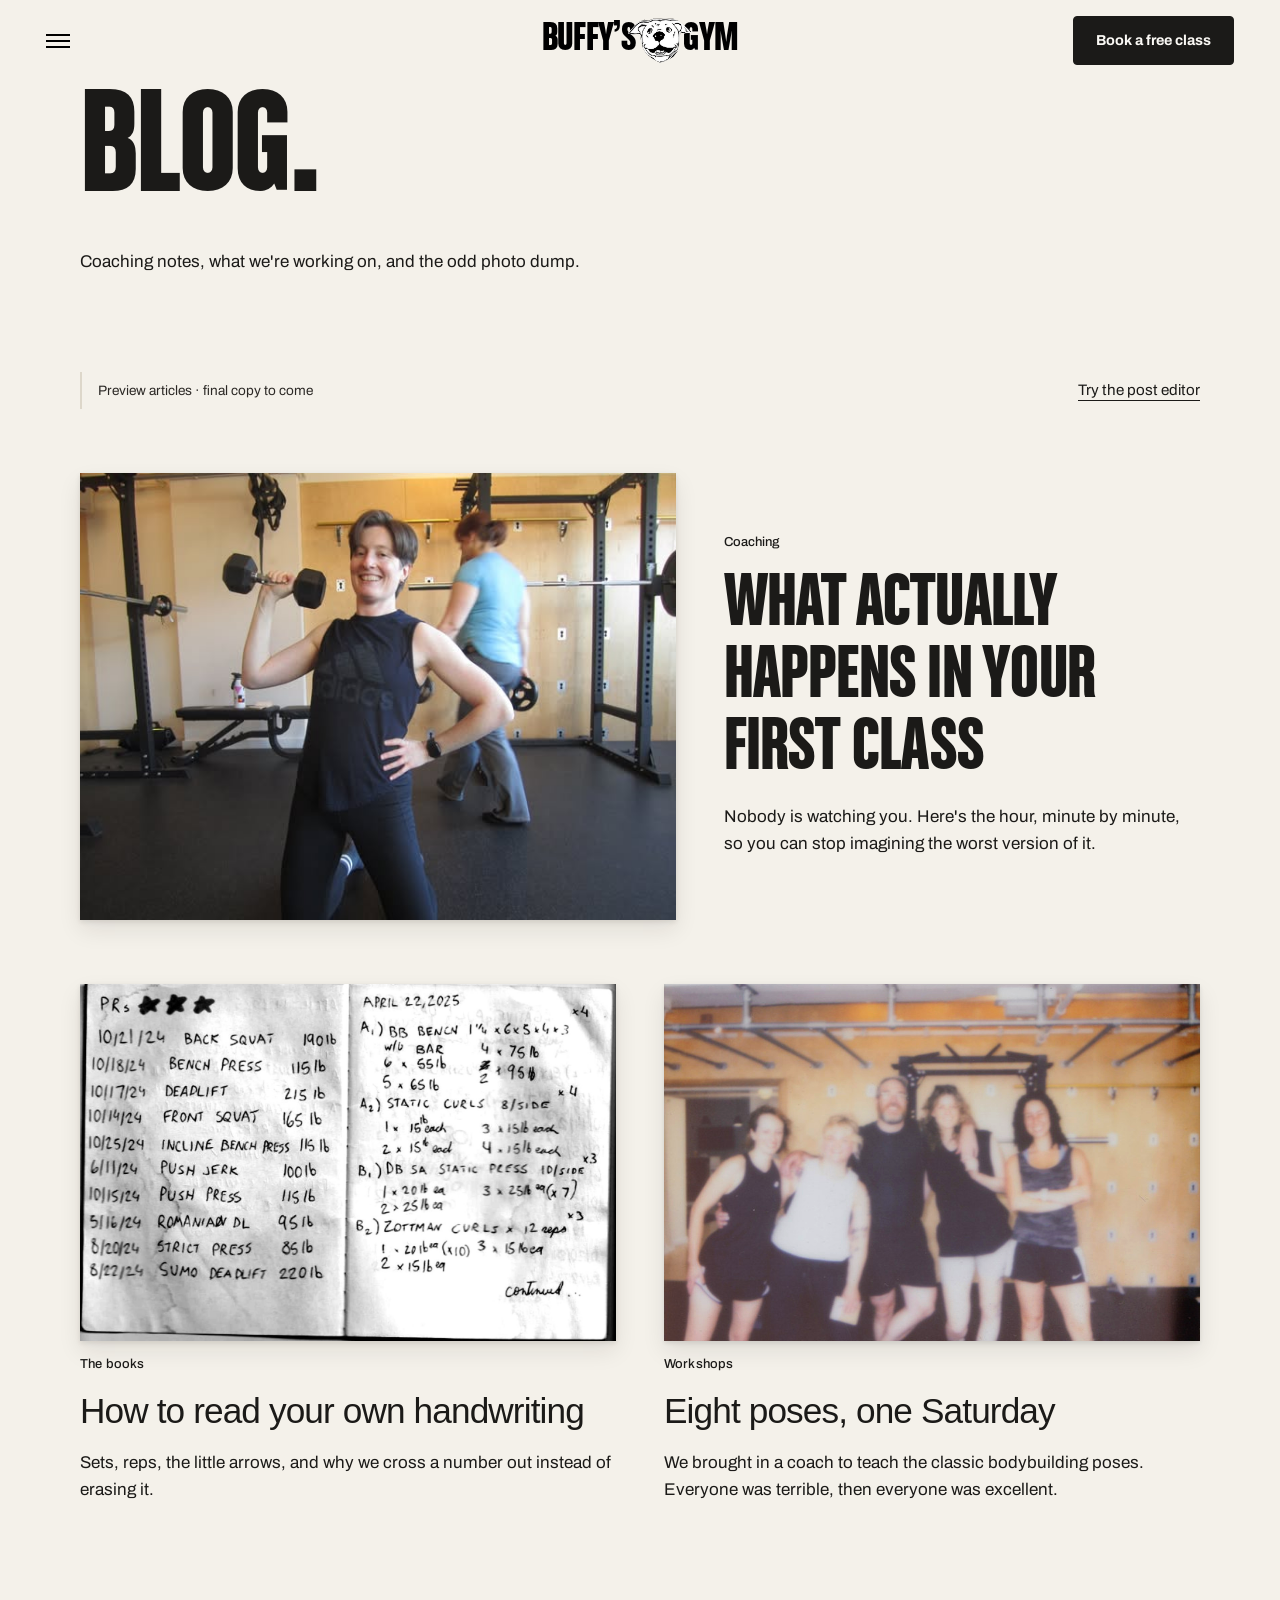
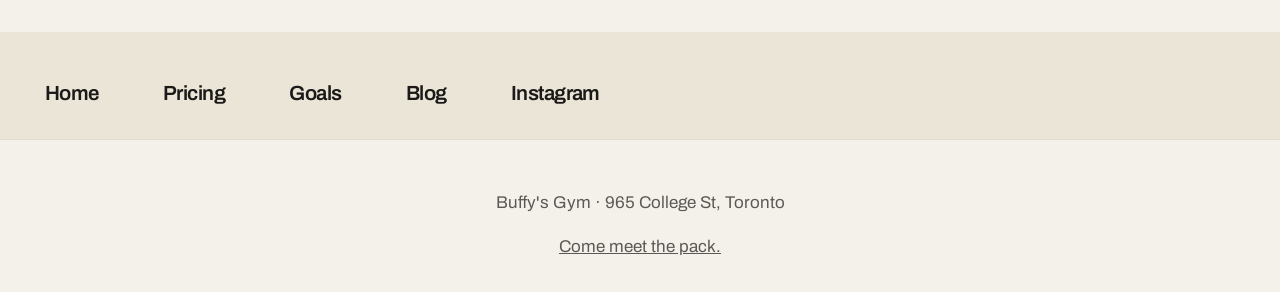
<file: blog.html>
<!DOCTYPE html><html lang="en"><head><meta charset="UTF-8"><meta name="viewport" content="width=device-width, initial-scale=1"><title>Blog · Buffy's Gym</title><link rel="stylesheet" href="fonts-inline.css"><link rel="stylesheet" href="styles.css?v=e3a4bbb9be"><link rel="stylesheet" href="pages.css">
<script>
!function(f,b,e,v,n,t,s)
{if(f.fbq)return;n=f.fbq=function(){n.callMethod?
n.callMethod.apply(n,arguments):n.queue.push(arguments)};
if(!f._fbq)f._fbq=n;n.push=n;n.loaded=!0;n.version='2.0';
n.queue=[];t=b.createElement(e);t.async=!0;
t.src=v;s=b.getElementsByTagName(e)[0];
s.parentNode.insertBefore(t,s)}(window, document,'script',
'https://connect.facebook.net/en_US/fbevents.js');
fbq('init', '29647713458168837');
fbq('track', 'PageView');
</script>

<meta name="robots" content="noindex, nofollow"></head><body><noscript><img height="1" width="1" style="display:none" src="https://www.facebook.com/tr?id=29647713458168837&amp;ev=PageView&amp;noscript=1" alt=""></noscript>
 <a href="#main" class="skip-link">Skip to content</a>
   <header class="nav overlay-nav">
    <a class="nav-word" href="index.html" aria-label="Buffy’s Gym"><span data-copy="brand-name-01">Buffy’s</span><span class="nav-mascot" aria-hidden="true"><img src="brand/buffy-original.png" alt="" width="1500" height="1500" /></span><span data-copy="brand-name-02">Gym</span></a>

    <nav class="nav-links" aria-label="Main"><a href="index.html">Home</a><a href="pricing.html">Pricing</a><a href="goals.html">Goals</a><a href="blog.html">Blog</a></nav>

    <a class="btn btn-solid nav-book" href="https://momence.com/Buffy's-Gym/membership/Free-Class/404834" target="_blank" rel="noopener" data-copy="nav-07">Book a free class</a>
    <button class="menu-btn" type="button" aria-expanded="false" aria-controls="site-menu" aria-label="Open menu">
      <span class="menu-btn-label">Menu</span>
      <span class="menu-btn-bars" aria-hidden="true"><span></span><span></span><span></span></span>
    </button>
  </header>

  <nav class="menu" id="site-menu" aria-label="Site menu" hidden>
    <ul class="menu-list"><li><a href="index.html">Home</a></li><li><a href="pricing.html">Pricing</a></li><li><a href="goals.html">Goals</a></li><li><a href="blog.html">Blog</a></li></ul>
    <div class="menu-footer">
      <a class="btn btn-solid" href="https://momence.com/Buffy's-Gym/membership/Free-Class/404834" target="_blank" rel="noopener" data-copy="nav-15">Book a free class</a>
      <p class="mono">965 College St, Toronto · <a href="https://www.instagram.com/buffysgym/" target="_blank" rel="noopener" data-copy="nav-16">@buffysgym</a></p>
    </div>
  </nav>

<main id="main" class="page-main"><div class="wrap"><div class="page-intro"><h1>Blog.</h1><p>Coaching notes, what we're working on, and the odd photo dump.</p></div><div class="page-tools"><span class="preview-note">Preview articles · final copy to come</span><a class="text-link" href="blog-editor.html">Try the post editor</a></div><div id="blog-posts"></div></div></main>
 <nav class="site-map" aria-label="Sitemap"><div class="sitemap-links"><a href="index.html">Home</a><a href="pricing.html">Pricing</a><a href="goals.html">Goals</a><a href="blog.html">Blog</a><a href="https://www.instagram.com/buffysgym/">Instagram</a></div></nav><footer class="footer"><p>Buffy's Gym · 965 College St, Toronto</p><a href="index.html#visit">Come meet the pack.</a></footer>
 <script src="review.js?v=ab5bd669b5"></script><script src="blog.js"></script><script src="scan-treatment.js"></script>
<script src="navigation.js"></script></body></html>
</file>
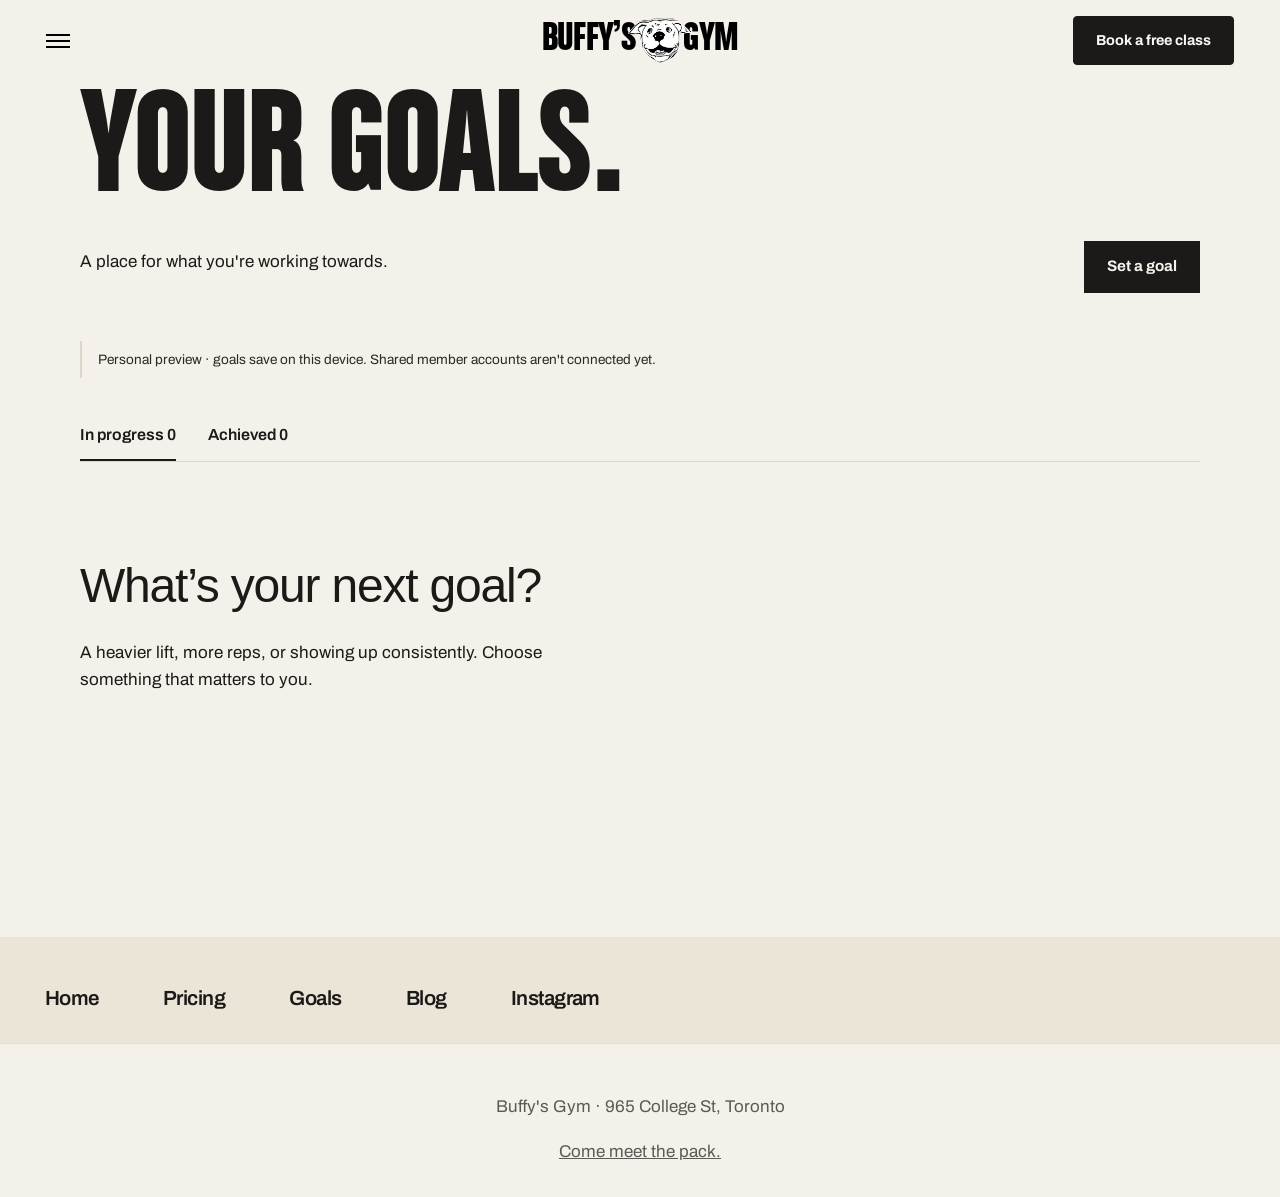
<file: goals.html>
<!DOCTYPE html><html lang="en"><head><meta charset="UTF-8"><meta name="viewport" content="width=device-width, initial-scale=1"><title>Goals · Buffy's Gym</title><link rel="stylesheet" href="fonts-inline.css"><link rel="stylesheet" href="styles.css?v=e3a4bbb9be"><link rel="stylesheet" href="pages.css">
<script>
!function(f,b,e,v,n,t,s)
{if(f.fbq)return;n=f.fbq=function(){n.callMethod?
n.callMethod.apply(n,arguments):n.queue.push(arguments)};
if(!f._fbq)f._fbq=n;n.push=n;n.loaded=!0;n.version='2.0';
n.queue=[];t=b.createElement(e);t.async=!0;
t.src=v;s=b.getElementsByTagName(e)[0];
s.parentNode.insertBefore(t,s)}(window, document,'script',
'https://connect.facebook.net/en_US/fbevents.js');
fbq('init', '29647713458168837');
fbq('track', 'PageView');
</script>

<meta name="robots" content="noindex, nofollow"></head><body><noscript><img height="1" width="1" style="display:none" src="https://www.facebook.com/tr?id=29647713458168837&amp;ev=PageView&amp;noscript=1" alt=""></noscript>
 <a href="#main" class="skip-link">Skip to content</a>
   <header class="nav overlay-nav">
    <a class="nav-word" href="index.html" aria-label="Buffy’s Gym"><span data-copy="brand-name-01">Buffy’s</span><span class="nav-mascot" aria-hidden="true"><img src="brand/buffy-original.png" alt="" width="1500" height="1500" /></span><span data-copy="brand-name-02">Gym</span></a>

    <nav class="nav-links" aria-label="Main"><a href="index.html">Home</a><a href="pricing.html">Pricing</a><a href="goals.html">Goals</a><a href="blog.html">Blog</a></nav>

    <a class="btn btn-solid nav-book" href="https://momence.com/Buffy's-Gym/membership/Free-Class/404834" target="_blank" rel="noopener" data-copy="nav-07">Book a free class</a>
    <button class="menu-btn" type="button" aria-expanded="false" aria-controls="site-menu" aria-label="Open menu">
      <span class="menu-btn-label">Menu</span>
      <span class="menu-btn-bars" aria-hidden="true"><span></span><span></span><span></span></span>
    </button>
  </header>

  <nav class="menu" id="site-menu" aria-label="Site menu" hidden>
    <ul class="menu-list"><li><a href="index.html">Home</a></li><li><a href="pricing.html">Pricing</a></li><li><a href="goals.html">Goals</a></li><li><a href="blog.html">Blog</a></li></ul>
    <div class="menu-footer">
      <a class="btn btn-solid" href="https://momence.com/Buffy's-Gym/membership/Free-Class/404834" target="_blank" rel="noopener" data-copy="nav-15">Book a free class</a>
      <p class="mono">965 College St, Toronto · <a href="https://www.instagram.com/buffysgym/" target="_blank" rel="noopener" data-copy="nav-16">@buffysgym</a></p>
    </div>
  </nav>

<main id="main" class="page-main"><div class="wrap"><div class="goal-top"><div class="page-intro"><h1>Your goals.</h1><p>A place for what you're working towards.</p></div><button class="btn btn-solid" id="new-goal">Set a goal</button></div><p class="preview-note">Personal preview · goals save on this device. Shared member accounts aren't connected yet.</p><div class="goal-tabs" aria-label="Filter goals"><button data-filter="active" aria-pressed="true">In progress <span id="active-count">0</span></button><button data-filter="done" aria-pressed="false">Achieved <span id="done-count">0</span></button></div><div id="goal-list"></div><p role="status" id="goal-status" class="status-message"></p>
<dialog id="goal-dialog" aria-labelledby="goal-dialog-title"><form id="goal-form"><div class="dialog-head"><h2 id="goal-dialog-title">Set a goal.</h2><button type="button" class="quiet-button" data-close>Cancel</button></div><label for="goal-title">What are you working towards?</label><input id="goal-title" placeholder="e.g. Deadlift 100 kg" maxlength="100" required><div class="form-row"><div><label for="goal-current">Current progress</label><input id="goal-current" type="number" min="0" step="any" value="0" required></div><div><label for="goal-target">Target</label><input id="goal-target" type="number" min="0.01" step="any" required></div></div><label for="goal-unit">Unit</label><select id="goal-unit"><option>kg</option><option>lb</option><option>reps</option><option>classes</option><option>minutes</option></select><label for="goal-date">Target date (optional)</label><input id="goal-date" type="date"><div class="editor-actions"><button class="btn btn-solid" type="submit">Save goal</button></div><p role="status" id="goal-form-status"></p></form></dialog>
<dialog id="remove-dialog" aria-labelledby="remove-title"><h2 id="remove-title">Remove this goal?</h2><p>This removes the goal and its progress from this device.</p><div class="editor-actions"><button class="btn btn-solid" id="confirm-remove">Remove goal</button><button class="btn btn-ghost" id="cancel-remove">Keep goal</button></div></dialog></div></main>
 <nav class="site-map" aria-label="Sitemap"><div class="sitemap-links"><a href="index.html">Home</a><a href="pricing.html">Pricing</a><a href="goals.html">Goals</a><a href="blog.html">Blog</a><a href="https://www.instagram.com/buffysgym/">Instagram</a></div></nav><footer class="footer"><p>Buffy's Gym · 965 College St, Toronto</p><a href="index.html#visit">Come meet the pack.</a></footer>
 <script src="review.js?v=ab5bd669b5"></script><script src="goals.js"></script><script src="navigation.js"></script></body></html>
</file>
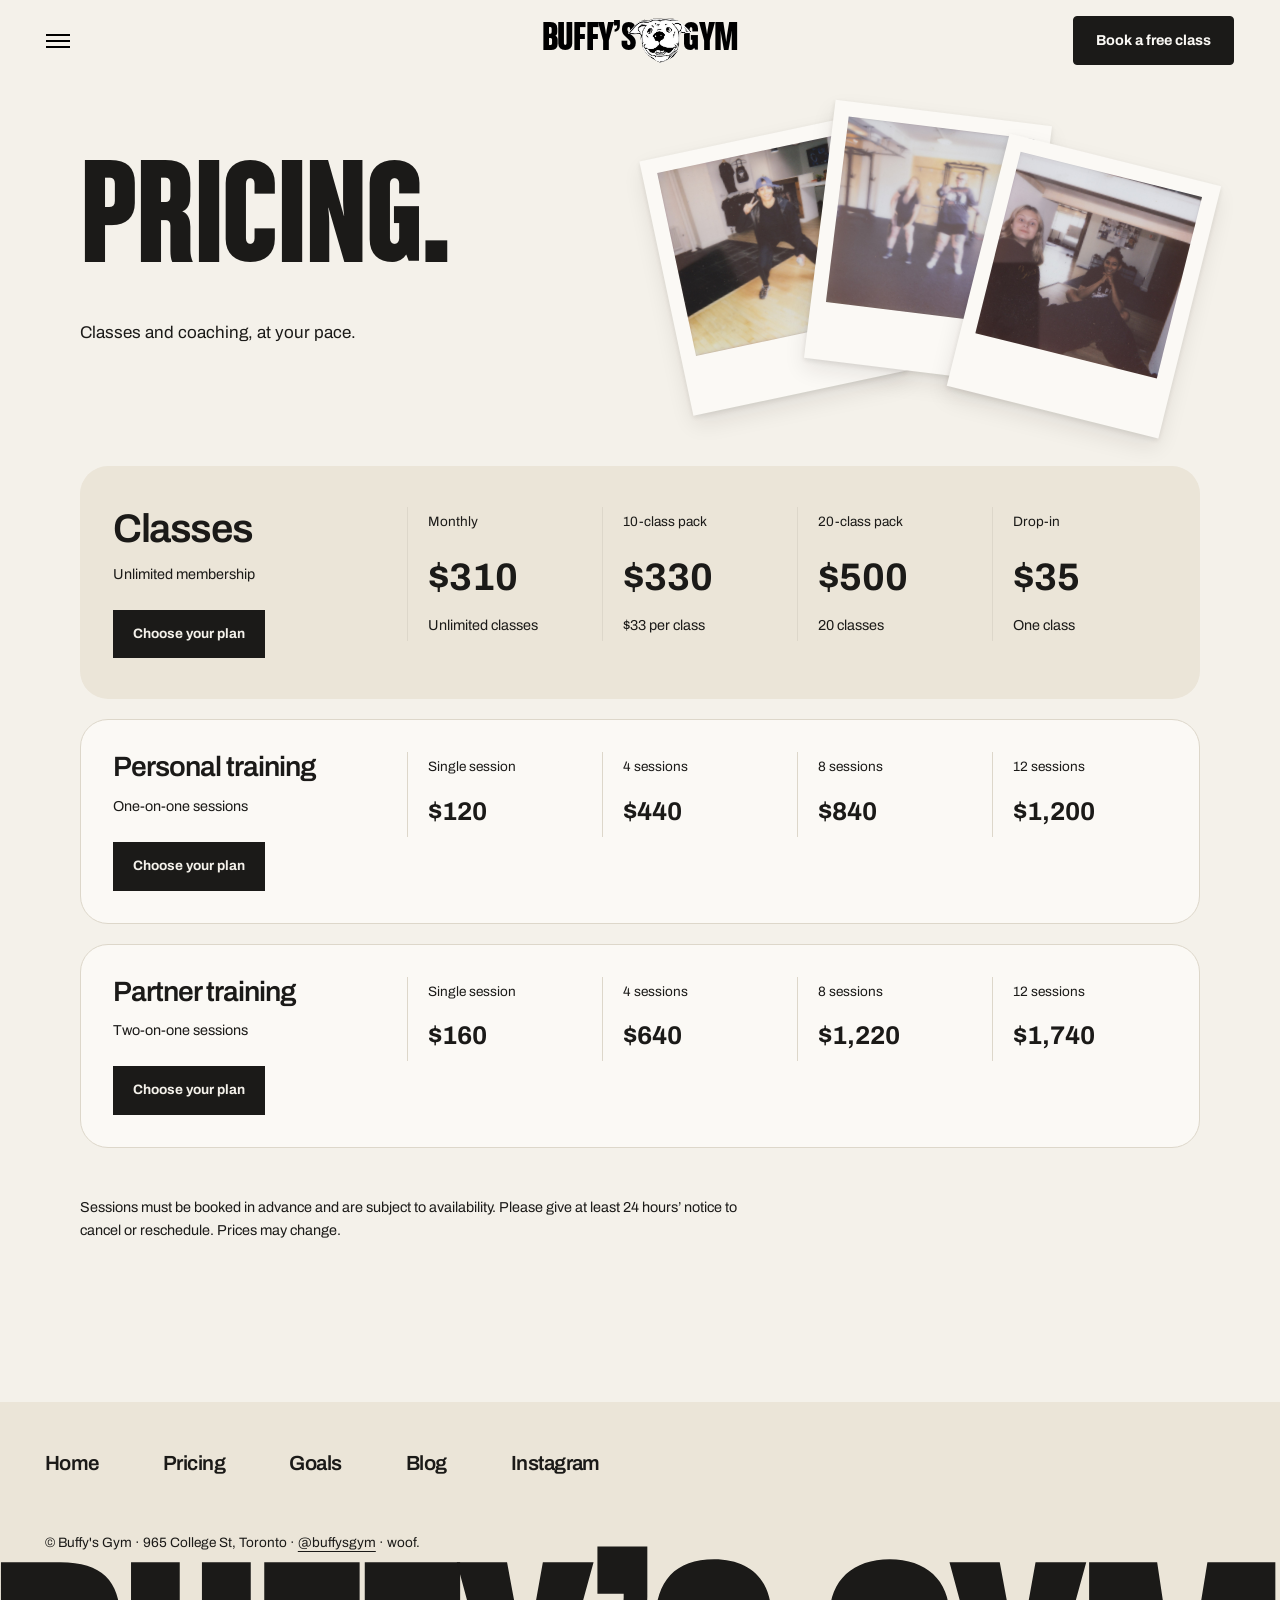
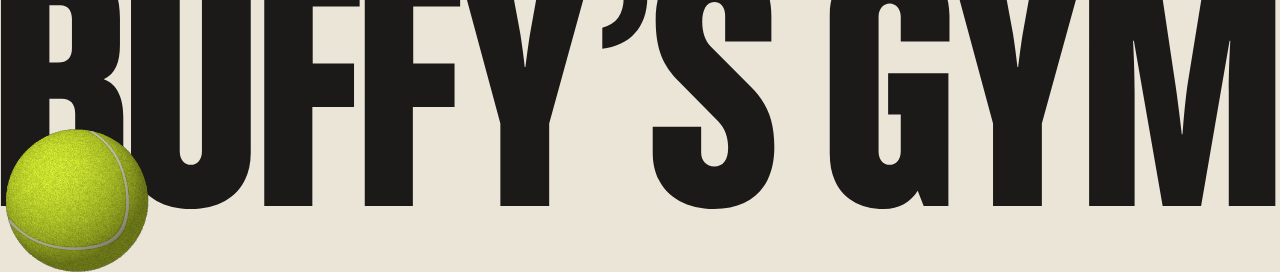
<file: pricing.html>
<!DOCTYPE html><html lang="en"><head><meta charset="UTF-8"><meta name="viewport" content="width=device-width, initial-scale=1"><title>Pricing · Buffy's Gym</title><link rel="stylesheet" href="fonts-inline.css"><link rel="stylesheet" href="styles.css?v=e3a4bbb9be"><link rel="stylesheet" href="pages.css">
<script>
!function(f,b,e,v,n,t,s)
{if(f.fbq)return;n=f.fbq=function(){n.callMethod?
n.callMethod.apply(n,arguments):n.queue.push(arguments)};
if(!f._fbq)f._fbq=n;n.push=n;n.loaded=!0;n.version='2.0';
n.queue=[];t=b.createElement(e);t.async=!0;
t.src=v;s=b.getElementsByTagName(e)[0];
s.parentNode.insertBefore(t,s)}(window, document,'script',
'https://connect.facebook.net/en_US/fbevents.js');
fbq('init', '29647713458168837');
fbq('track', 'PageView');
</script>

<meta name="robots" content="noindex, nofollow"></head><body><noscript><img height="1" width="1" style="display:none" src="https://www.facebook.com/tr?id=29647713458168837&amp;ev=PageView&amp;noscript=1" alt=""></noscript>
 <a href="#main" class="skip-link">Skip to content</a>
   <header class="nav overlay-nav">
    <a class="nav-word" href="index.html" aria-label="Buffy’s Gym"><span data-copy="brand-name-01">Buffy’s</span><span class="nav-mascot" aria-hidden="true"><img src="brand/buffy-original.png" alt="" width="1500" height="1500" /></span><span data-copy="brand-name-02">Gym</span></a>

    <nav class="nav-links" aria-label="Main"><a href="index.html">Home</a><a href="pricing.html">Pricing</a><a href="goals.html">Goals</a><a href="blog.html">Blog</a></nav>

    <a class="btn btn-solid nav-book" href="https://momence.com/Buffy's-Gym/membership/Free-Class/404834" target="_blank" rel="noopener" data-copy="nav-07">Book a free class</a>
    <button class="menu-btn" type="button" aria-expanded="false" aria-controls="site-menu" aria-label="Open menu">
      <span class="menu-btn-label">Menu</span>
      <span class="menu-btn-bars" aria-hidden="true"><span></span><span></span><span></span></span>
    </button>
  </header>

  <nav class="menu" id="site-menu" aria-label="Site menu" hidden>
    <ul class="menu-list"><li><a href="index.html">Home</a></li><li><a href="pricing.html">Pricing</a></li><li><a href="goals.html">Goals</a></li><li><a href="blog.html">Blog</a></li></ul>
    <div class="menu-footer">
      <a class="btn btn-solid" href="https://momence.com/Buffy's-Gym/membership/Free-Class/404834" target="_blank" rel="noopener" data-copy="nav-15">Book a free class</a>
      <p class="mono">965 College St, Toronto · <a href="https://www.instagram.com/buffysgym/" target="_blank" rel="noopener" data-copy="nav-16">@buffysgym</a></p>
    </div>
  </nav>

<main id="main" class="page-main"><div class="wrap"><div class="pricing-header"><div class="page-intro"><h1>Pricing.</h1><p>Classes and coaching, at your pace.</p></div><div class="pricing-photos" aria-label="Life at Buffy’s Gym"></div></div><div class="pricing-grid"><section class="pricing-card"><h2>Classes</h2><p>Unlimited membership</p><dl><div><dt>Monthly</dt><dd><strong>$310</strong><span>Unlimited classes</span></dd></div><div><dt>10-class pack</dt><dd><strong>$330</strong><span>$33 per class</span></dd></div><div><dt>20-class pack</dt><dd><strong>$500</strong><span>20 classes</span></dd></div><div><dt>Drop-in</dt><dd><strong>$35</strong><span>One class</span></dd></div></dl><a class="btn btn-solid" href="https://momence.com/u/buffy%27s-gym-cSF0dy" target="_blank" rel="noopener">Choose your plan</a></section><section class="pricing-card"><h2>Personal training</h2><p>One-on-one sessions</p><dl><div><dt>Single session</dt><dd><strong>$120</strong></dd></div><div><dt>4 sessions</dt><dd><strong>$440</strong></dd></div><div><dt>8 sessions</dt><dd><strong>$840</strong></dd></div><div><dt>12 sessions</dt><dd><strong>$1,200</strong></dd></div></dl><a class="btn btn-solid" href="https://momence.com/u/buffy%27s-gym-cSF0dy" target="_blank" rel="noopener">Choose your plan</a></section><section class="pricing-card"><h2>Partner training</h2><p>Two-on-one sessions</p><dl><div><dt>Single session</dt><dd><strong>$160</strong></dd></div><div><dt>4 sessions</dt><dd><strong>$640</strong></dd></div><div><dt>8 sessions</dt><dd><strong>$1,220</strong></dd></div><div><dt>12 sessions</dt><dd><strong>$1,740</strong></dd></div></dl><a class="btn btn-solid" href="https://momence.com/u/buffy%27s-gym-cSF0dy" target="_blank" rel="noopener">Choose your plan</a></section></div><p class="pricing-note">Sessions must be booked in advance and are subject to availability. Please give at least 24 hours’ notice to cancel or reschedule. Prices may change.</p></div></main><nav class="site-map" aria-label="Sitemap"><div class="sitemap-links"><a href="index.html">Home</a><a href="pricing.html">Pricing</a><a href="goals.html">Goals</a><a href="blog.html">Blog</a><a href="https://www.instagram.com/buffysgym/">Instagram</a></div></nav><footer class="footer footer-masthead" id="footer">
    <div class="footer-meta">
      <p><span class="footer-copy" data-copy="nav-17">© Buffy's Gym · 965 College St, Toronto · </span><a href="https://www.instagram.com/buffysgym/" target="_blank" rel="noopener" data-copy="nav-18">@buffysgym</a><span class="footer-copy" data-copy="nav-19"> · woof.</span></p>
    </div>
    <div class="footer-playground">
    <p class="footer-wordmark" data-copy="footer-brand">BUFFY’S GYM</p>

  <div class="ball-layer">
    <img class="fetcher" src="assets/cut/head4.png" alt="" aria-hidden="true" />
    <button class="ball" type="button" aria-label="Tennis ball. Drag and release to throw, or press an arrow key to roll." title="Drag and throw Buffy's ball"><canvas width="256" height="256" aria-hidden="true"></canvas></button>
    <div class="ball-controls">
      <button class="ball-tilt" type="button" hidden aria-pressed="false">Tilt to roll</button>
    </div>
    <span class="ball-status sr-only" role="status"></span>
  </div>
    </div>
  </footer><script src="review.js?v=ab5bd669b5"></script><script src="footer.js"></script><script src="pricing.js"></script><script src="navigation.js"></script></body></html>
</file>
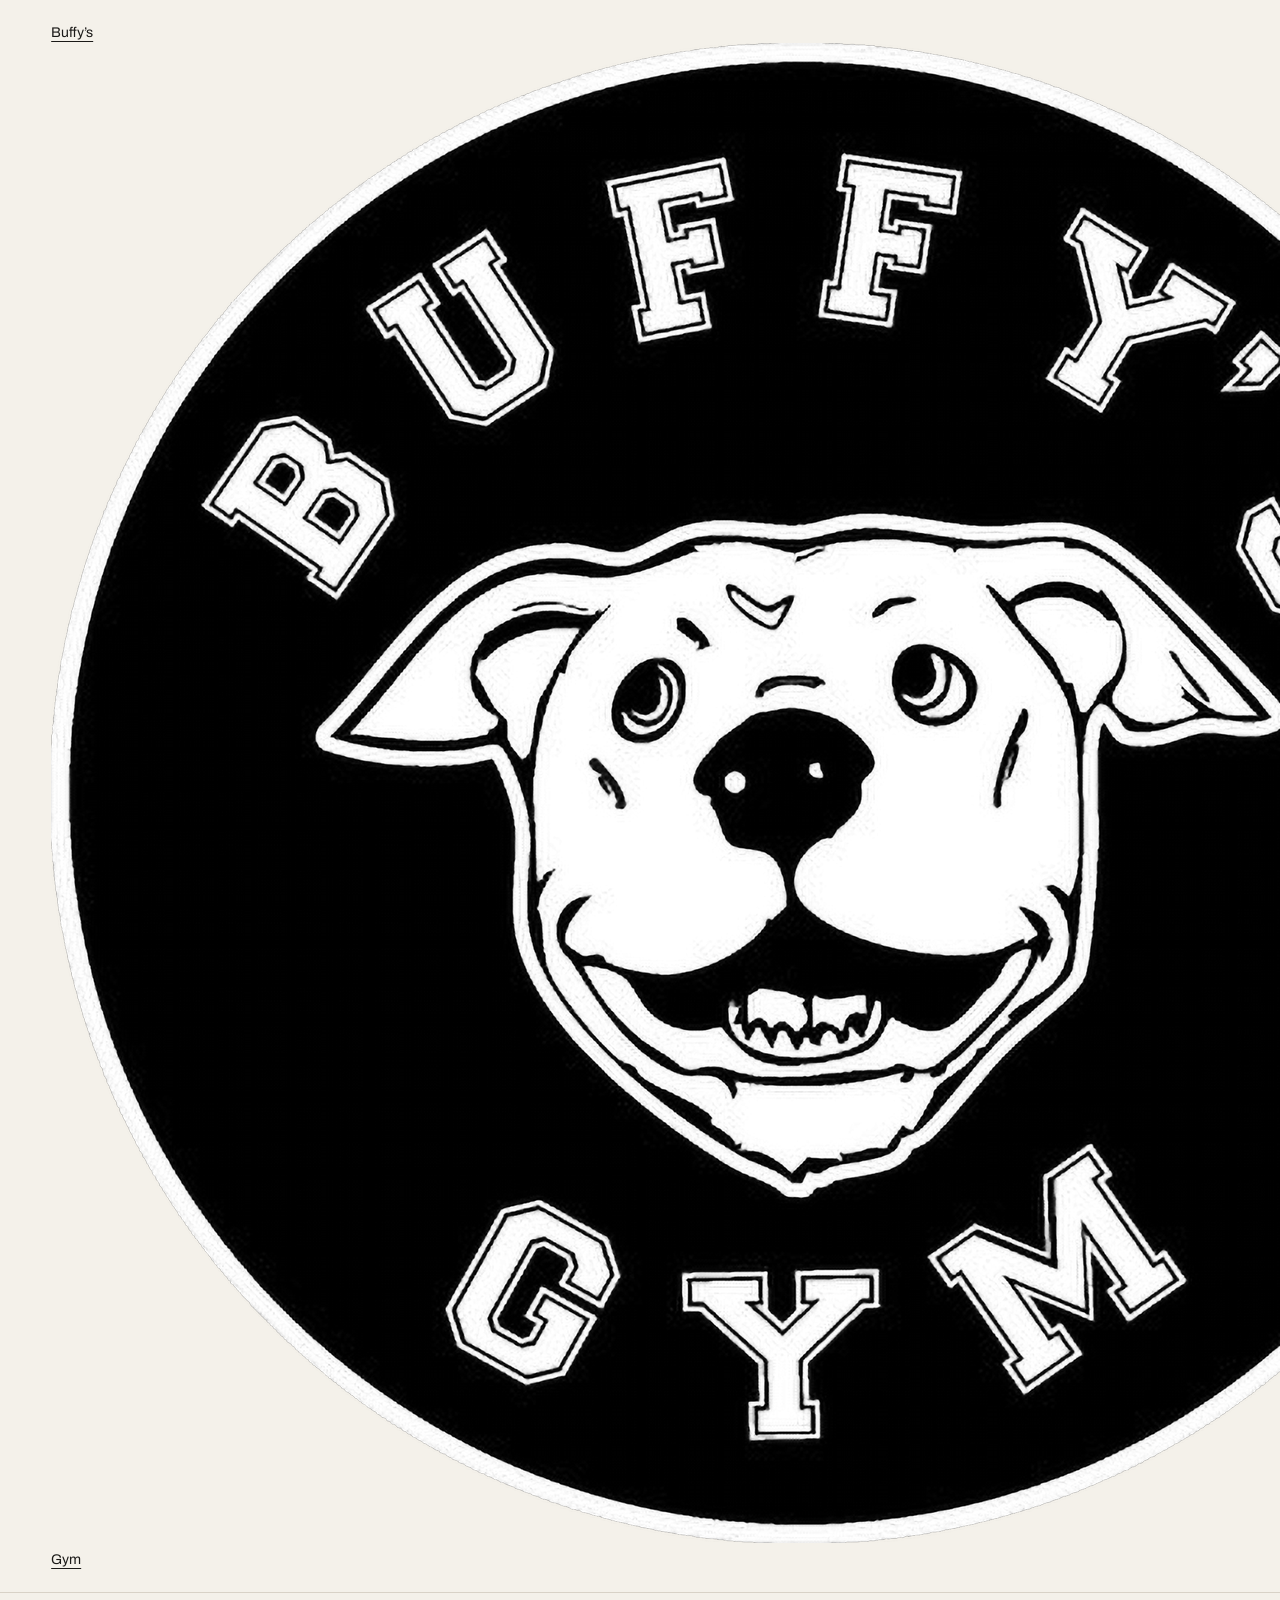
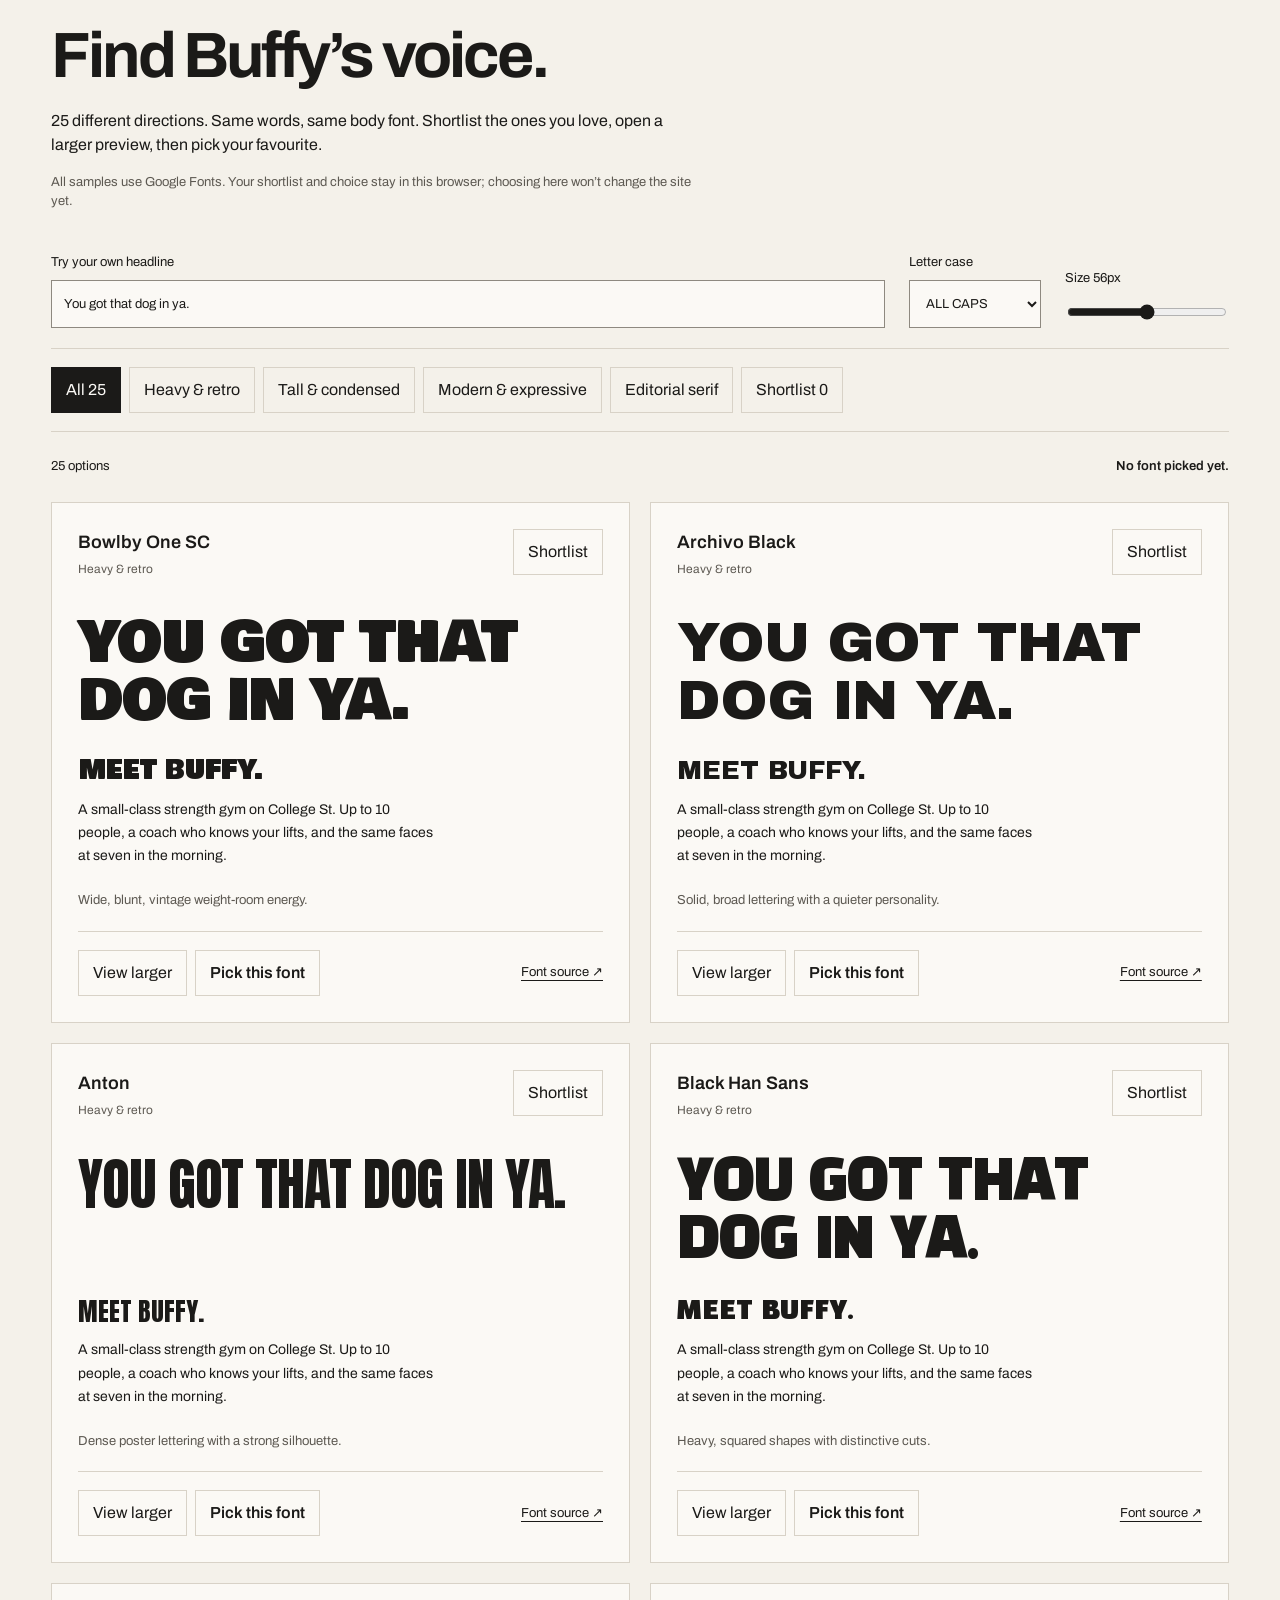
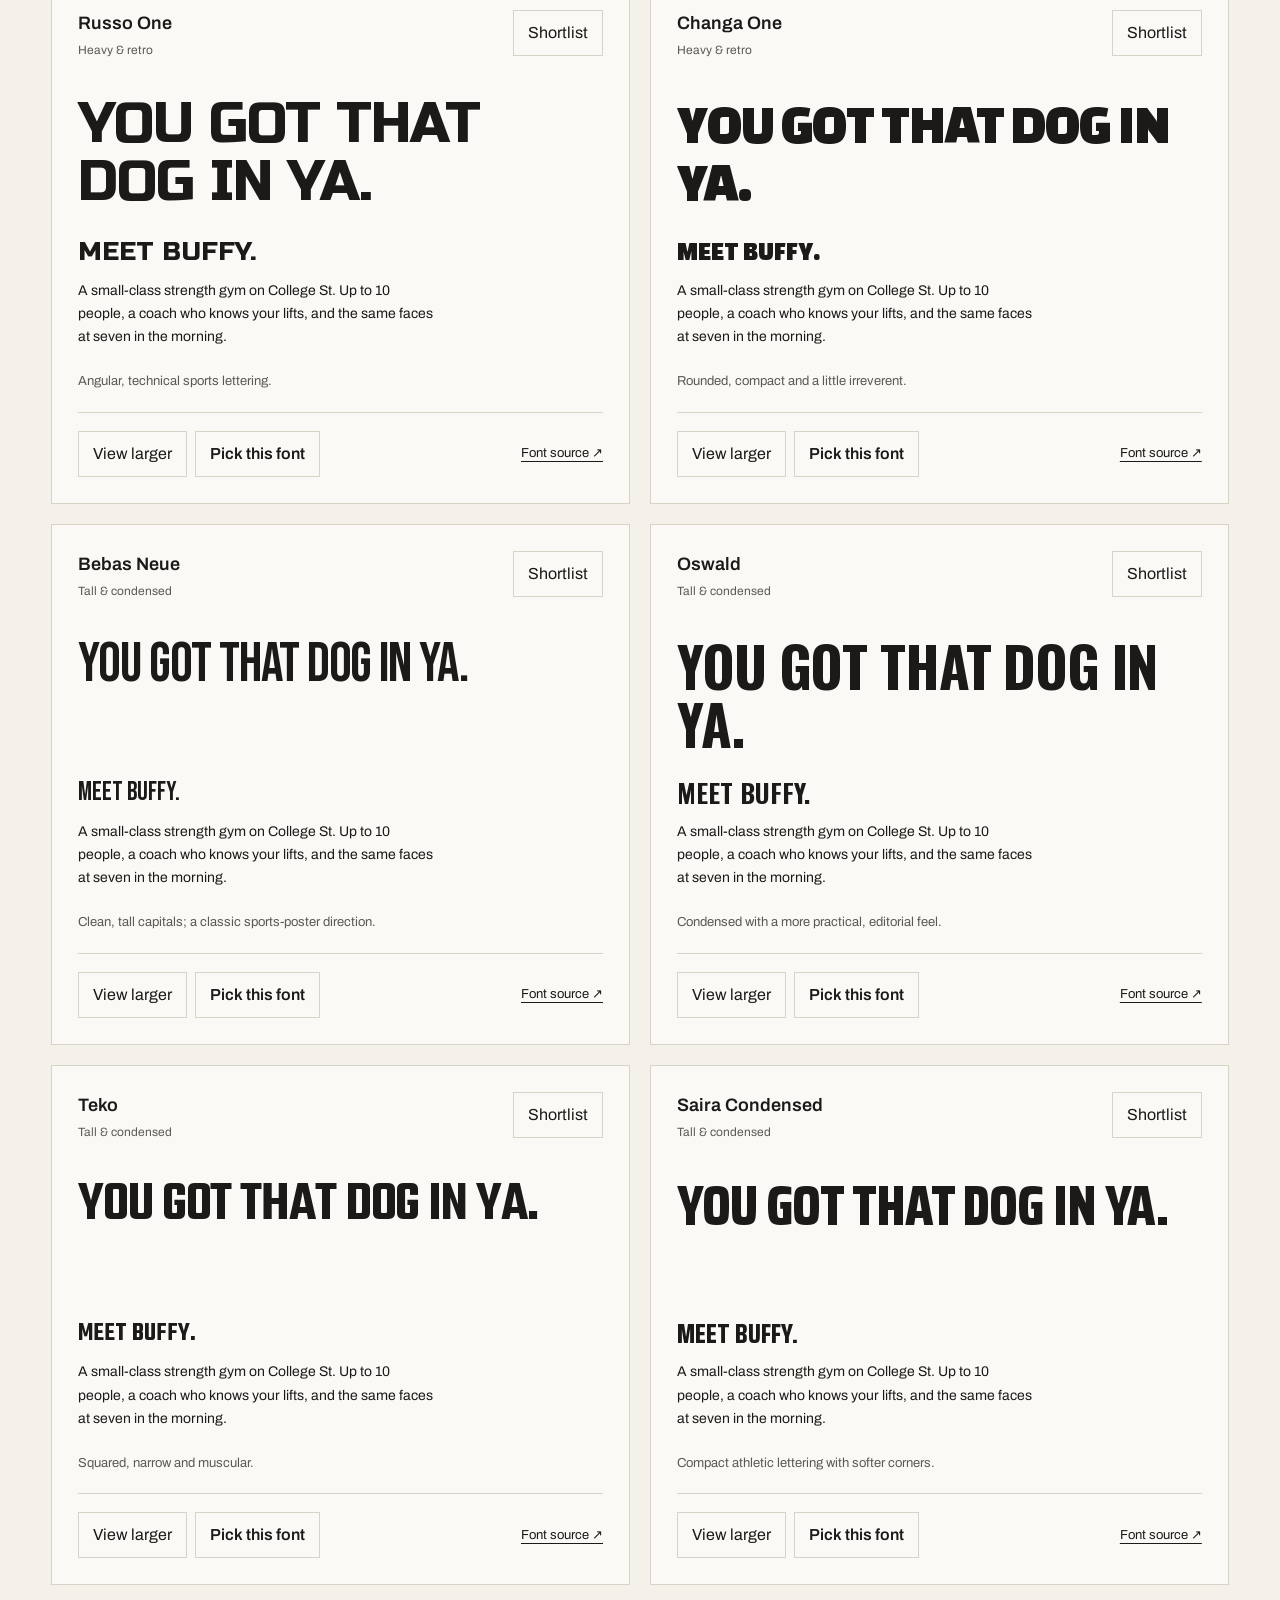
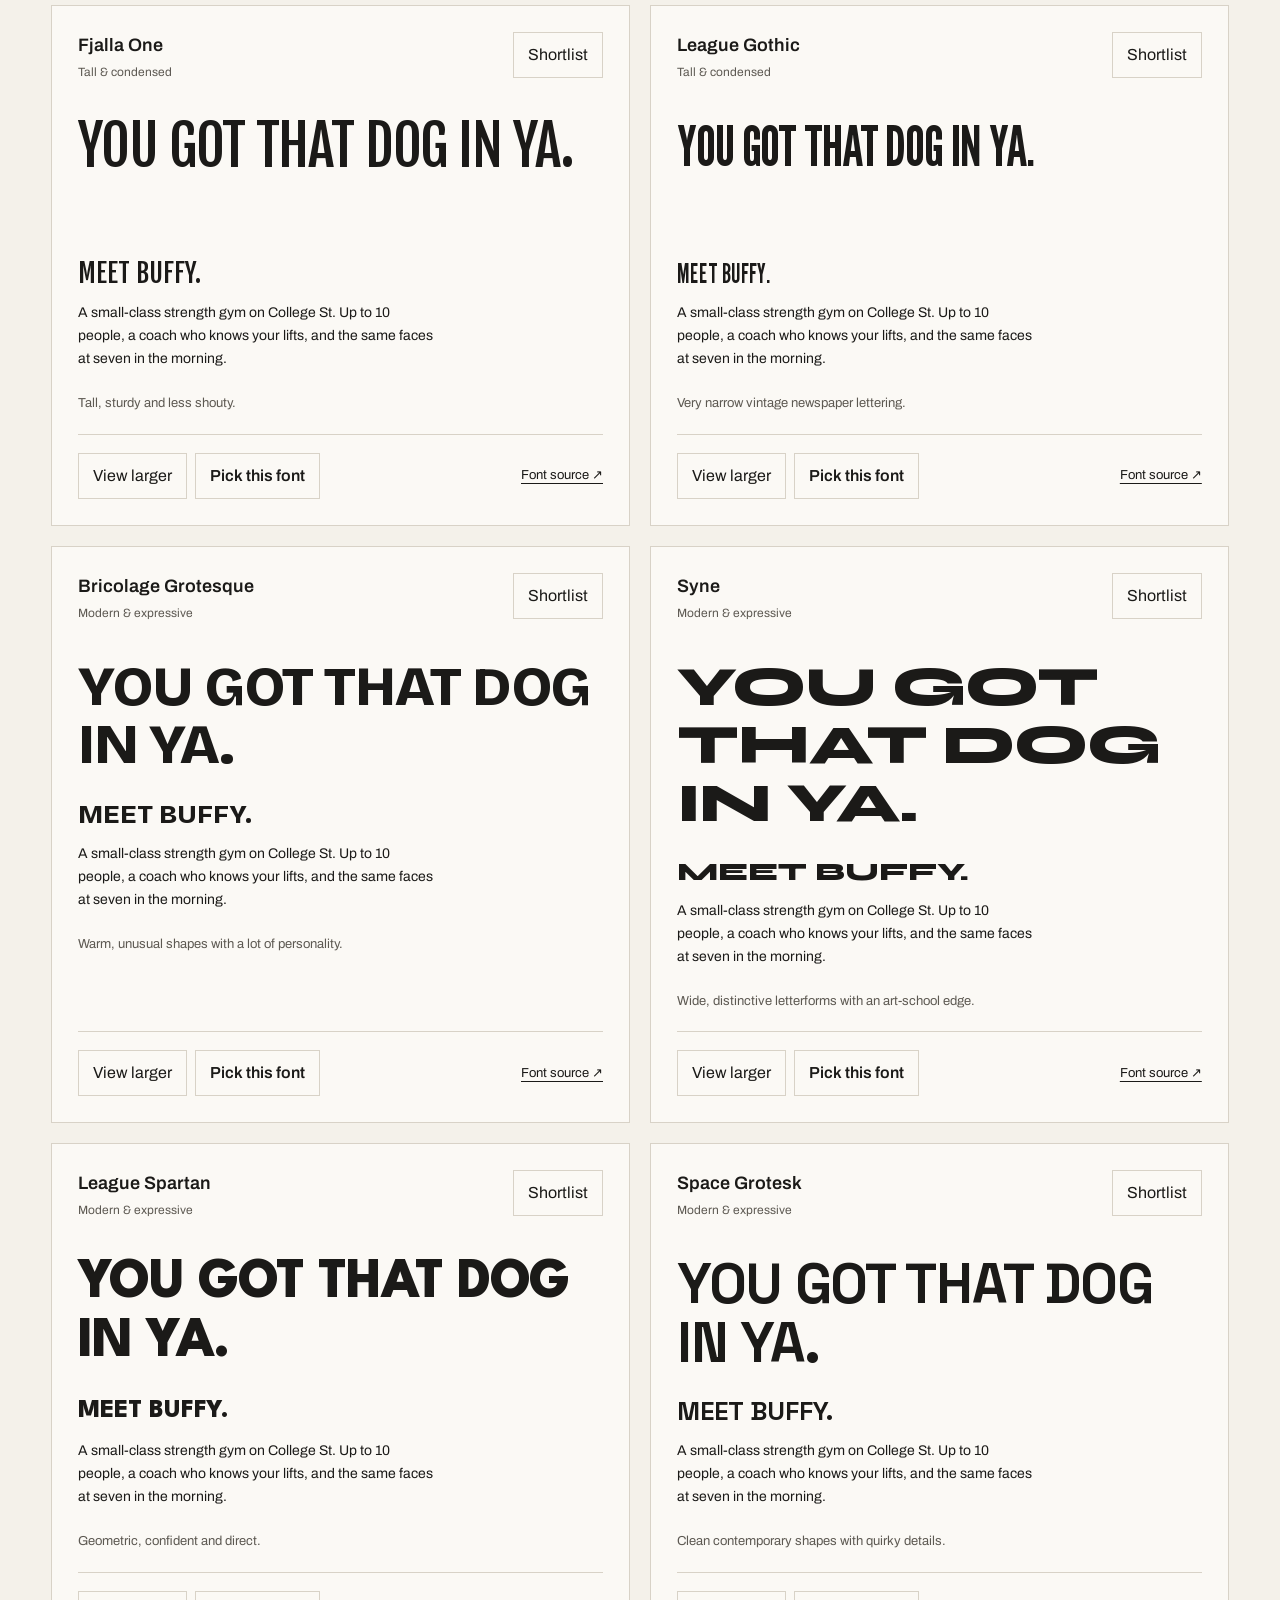
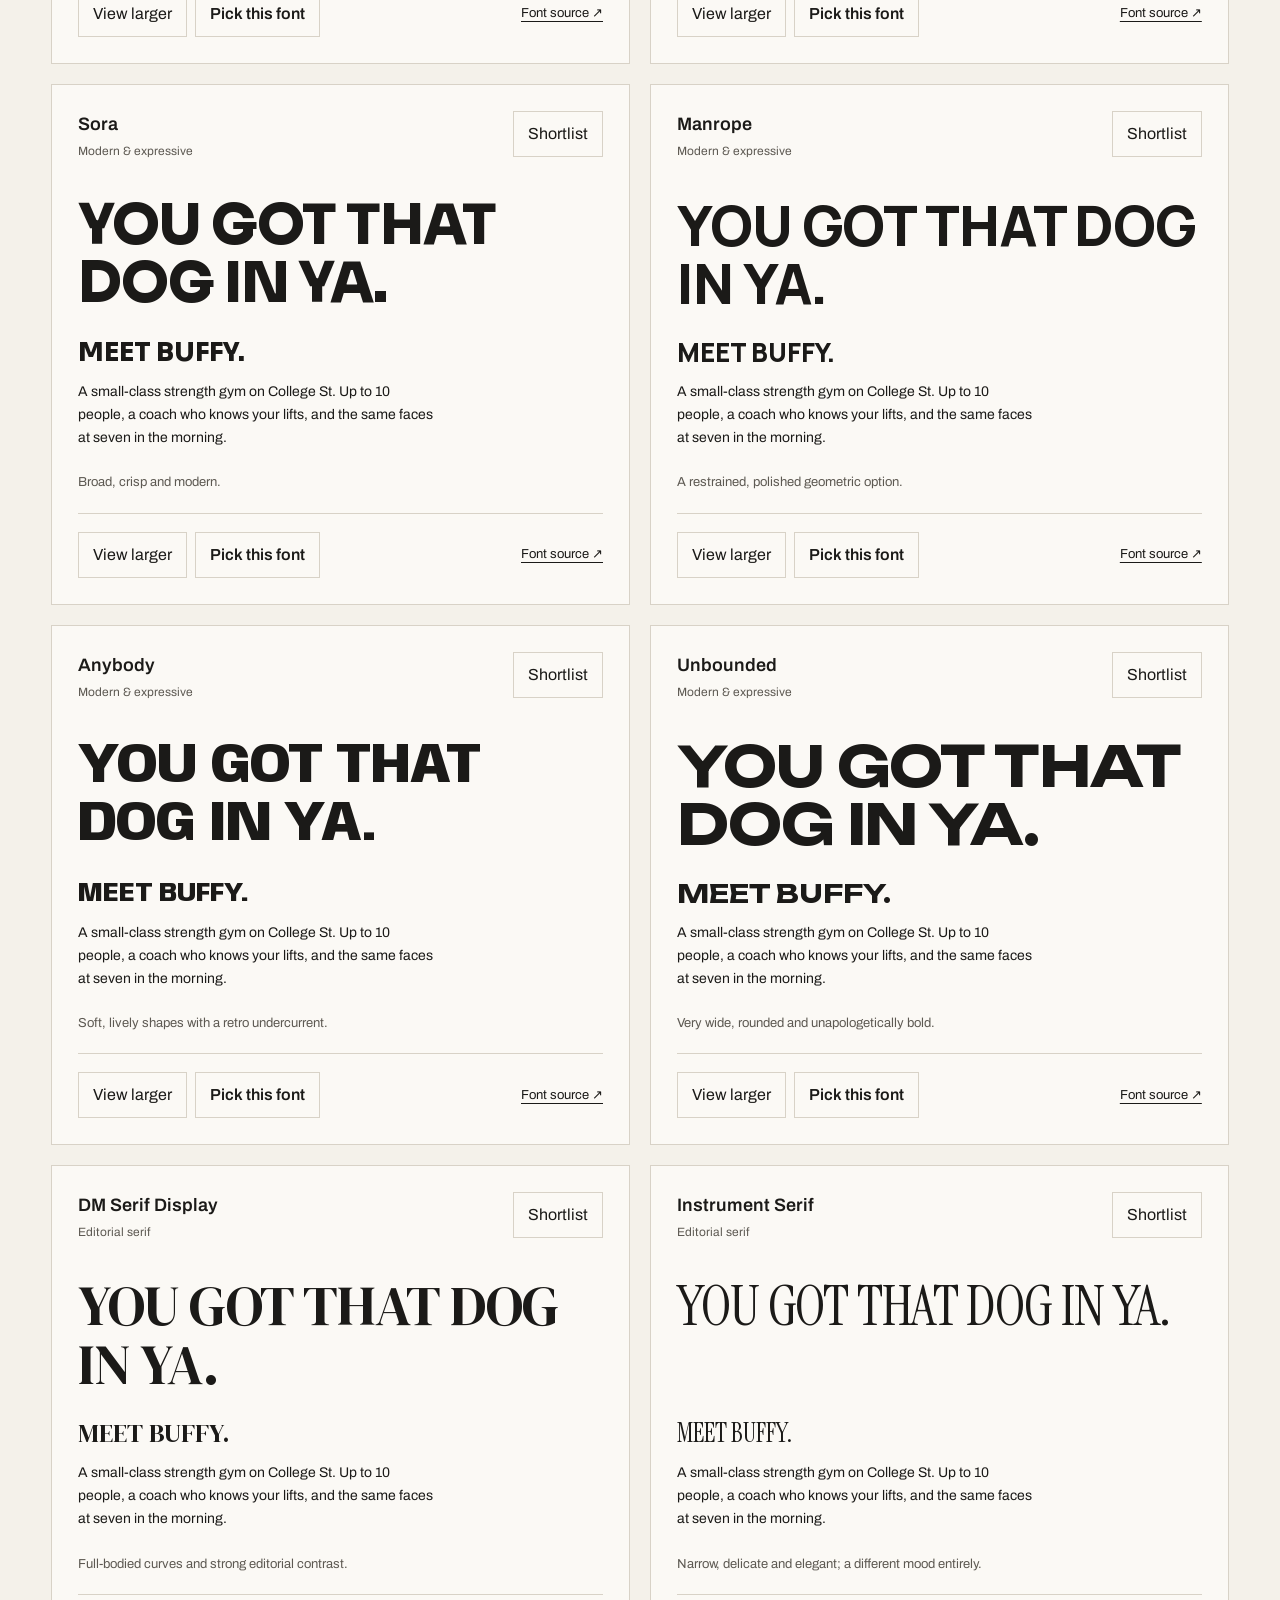
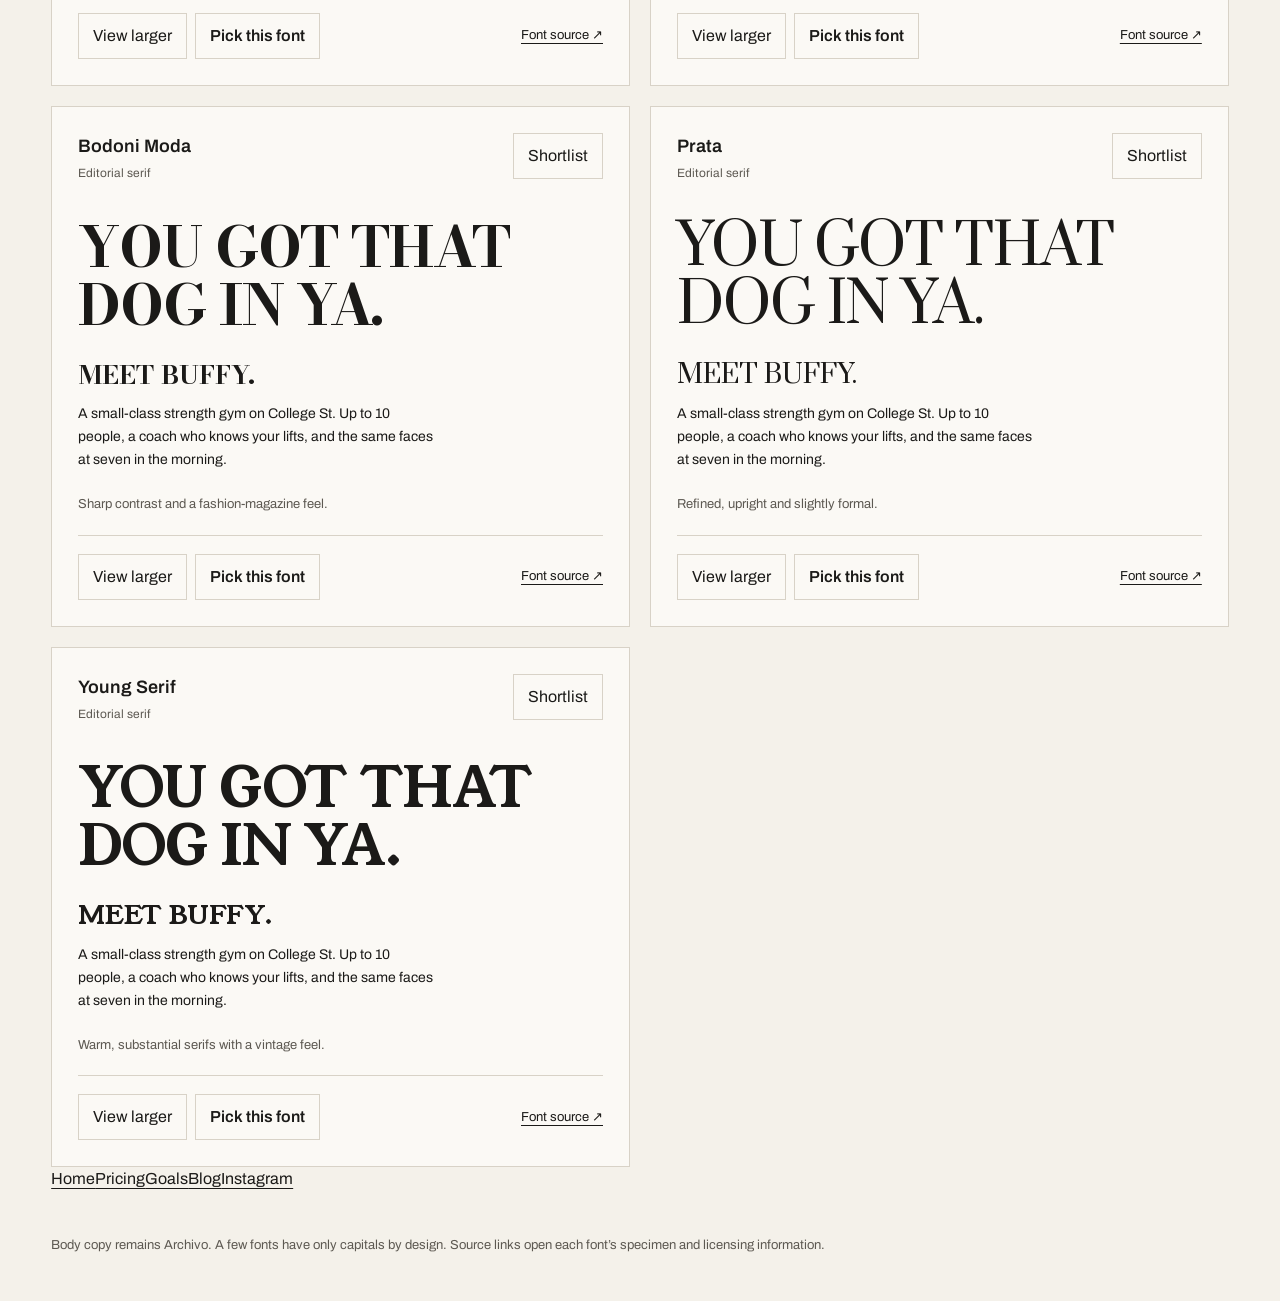
<file: typography.html>
<!doctype html><html lang="en"><head><meta charset="utf-8"><meta name="viewport" content="width=device-width, initial-scale=1"><meta name="robots" content="noindex,nofollow"><title>Find Buffy's voice — 25 type options</title><link rel="stylesheet" href="fonts-inline.css"><link rel="stylesheet" href="type-fonts.css"><link rel="stylesheet" href="typography.css"><script defer src="type-options.js"></script><script defer src="typography.js"></script>
<script>
!function(f,b,e,v,n,t,s)
{if(f.fbq)return;n=f.fbq=function(){n.callMethod?
n.callMethod.apply(n,arguments):n.queue.push(arguments)};
if(!f._fbq)f._fbq=n;n.push=n;n.loaded=!0;n.version='2.0';
n.queue=[];t=b.createElement(e);t.async=!0;
t.src=v;s=b.getElementsByTagName(e)[0];
s.parentNode.insertBefore(t,s)}(window, document,'script',
'https://connect.facebook.net/en_US/fbevents.js');
fbq('init', '29647713458168837');
fbq('track', 'PageView');
</script>

<meta name="robots" content="noindex, nofollow"></head><body><noscript><img height="1" width="1" style="display:none" src="https://www.facebook.com/tr?id=29647713458168837&amp;ev=PageView&amp;noscript=1" alt=""></noscript>
  <header class="nav overlay-nav">
    <a class="nav-word" href="index.html" aria-label="Buffy’s Gym"><span data-copy="brand-name-01">Buffy’s</span><span class="nav-mascot" aria-hidden="true"><img src="brand/buffy-original.png" alt="" width="1500" height="1500" /></span><span data-copy="brand-name-02">Gym</span></a>

    <nav class="nav-links" aria-label="Main"><a href="index.html">Home</a><a href="pricing.html">Pricing</a><a href="goals.html">Goals</a><a href="blog.html">Blog</a></nav>

    <a class="btn btn-solid nav-book" href="https://momence.com/Buffy's-Gym/membership/Free-Class/404834" target="_blank" rel="noopener" data-copy="nav-07">Book a free class</a>
    <button class="menu-btn" type="button" aria-expanded="false" aria-controls="site-menu" aria-label="Open menu">
      <span class="menu-btn-label">Menu</span>
      <span class="menu-btn-bars" aria-hidden="true"><span></span><span></span><span></span></span>
    </button>
  </header>

  <nav class="menu" id="site-menu" aria-label="Site menu" hidden>
    <ul class="menu-list"><li><a href="index.html">Home</a></li><li><a href="pricing.html">Pricing</a></li><li><a href="goals.html">Goals</a></li><li><a href="blog.html">Blog</a></li></ul>
    <div class="menu-footer">
      <a class="btn btn-solid" href="https://momence.com/Buffy's-Gym/membership/Free-Class/404834" target="_blank" rel="noopener" data-copy="nav-15">Book a free class</a>
      <p class="mono">965 College St, Toronto · <a href="https://www.instagram.com/buffysgym/" target="_blank" rel="noopener" data-copy="nav-16">@buffysgym</a></p>
    </div>
  </nav>

<main><div class="intro"><h1>Find Buffy’s voice.</h1><p>25 different directions. Same words, same body font. Shortlist the ones you love, open a larger preview, then pick your favourite.</p><p class="fine">All samples use Google Fonts. Your shortlist and choice stay in this browser; choosing here won’t change the site yet.</p></div>
<section class="controls" aria-label="Sample controls"><label class="sample-label">Try your own headline<input id="sample" maxlength="100" value="You got that dog in ya."></label><label>Letter case<select id="case"><option value="uppercase">ALL CAPS</option><option value="none">Sentence case</option></select></label><label><span>Size <span id="size-value">56px</span></span><input id="size" type="range" min="32" max="80" value="56"></label></section>
<nav class="filters" aria-label="Font styles"><button data-filter="All" aria-pressed="true">All 25</button><button data-filter="Heavy & retro" aria-pressed="false">Heavy & retro</button><button data-filter="Tall & condensed" aria-pressed="false">Tall & condensed</button><button data-filter="Modern & expressive" aria-pressed="false">Modern & expressive</button><button data-filter="Editorial serif" aria-pressed="false">Editorial serif</button><button data-filter="Shortlist" aria-pressed="false">Shortlist <span id="short-count">0</span></button></nav>
<div class="results-bar"><p id="result-count" aria-live="polite">25 options</p><p id="choice" role="status">No font picked yet.</p></div><div id="grid"></div><p id="empty" hidden>No fonts shortlisted yet. Use “Shortlist” on any sample to compare your favourites here.</p>
<nav class="site-map" aria-label="Sitemap"><div class="sitemap-links"><a href="index.html">Home</a><a href="pricing.html">Pricing</a><a href="goals.html">Goals</a><a href="blog.html">Blog</a><a href="https://www.instagram.com/buffysgym/">Instagram</a></div></nav><footer>Body copy remains Archivo. A few fonts have only capitals by design. Source links open each font’s specimen and licensing information.</footer></main>
<dialog id="detail" aria-labelledby="detail-title"><div class="dialog-bar"><div><h2 id="detail-title"></h2><p id="detail-note"></p></div><button id="close-detail" aria-label="Close preview">Close ×</button></div><div class="large-preview"><div class="mini-nav"><span class="display">Buffy’s Gym</span><span>Classes &nbsp; Goals &nbsp; Blog</span></div><h3 class="display preview-headline"></h3><p>A small-class strength gym on College St. Up to 10 people, a coach who knows your lifts, and the same faces at seven in the morning. Your first class is on us.</p><span class="sample-cta">Book a free class</span><div class="secondary"><h4 class="display">A living room with barbells.</h4><p>Come twice and people greet you by name. Stick around a month and you’re in the group photo.</p><h4 class="display">Strength &amp; community.</h4></div></div><div class="dialog-actions"><button id="previous">← Previous</button><button id="detail-short">Shortlist</button><button id="detail-pick" class="primary">Pick this font</button><button id="next">Next →</button></div></dialog>
<script src="navigation.js"></script></body></html>
</file>
